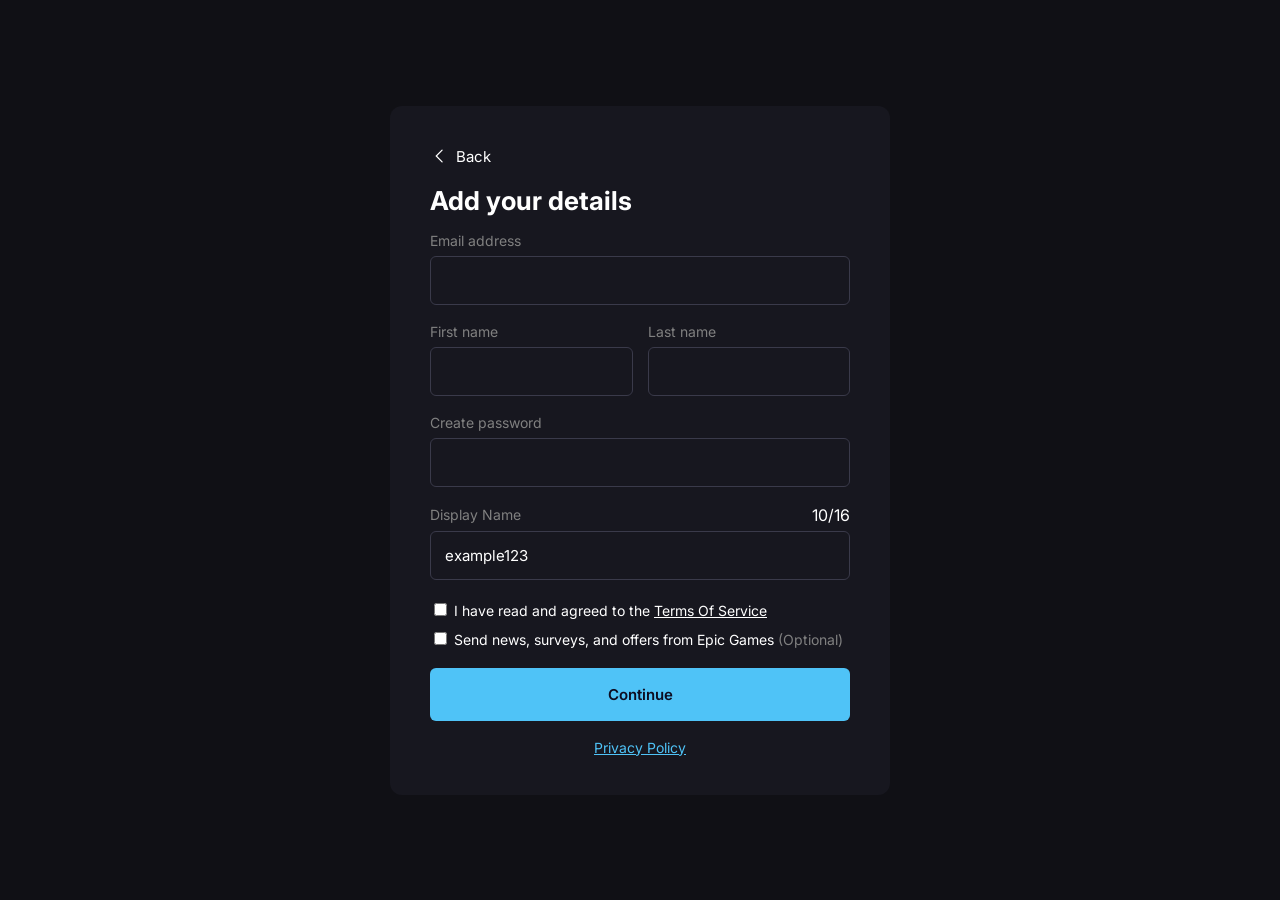
<file: create-account.html>
<!DOCTYPE html>
<html lang="en">

<head>
    <meta charset="UTF-8">
    <meta name="viewport" content="width=device-width, initial-scale=1.0">
    <title>Add your details</title>
    <link rel="stylesheet" href="./styling/reset.css">
    <link rel="stylesheet" href="./styling/create-account.css">
</head>

<body>
    <main class="flex">
        <div class="registration flex">
            <a href="./registration.html" class="back-link flex">
                <span><svg class="MuiSvgIcon-root MuiSvgIcon-fontSizeMedium mui-y0i997" focusable="false" aria-hidden="true" viewBox="0 0 24 24" style="width: 20px; height: 20px;">
                        <path d="M15.031 4.47a.75.75 0 0 1 0 1.06L8.561 12l6.47 6.47a.75.75 0 1 1-1.06 1.06L6.44 12l7.53-7.53a.75.75 0 0 1 1.061 0" clip-rule="evenodd" fill-rule="evenodd"></path>
                    </svg></span>
                <span>Back</span>
            </a>
            <h1>Add your details</h1>
            <form class="flex">
                <div class="field flex">
                    <label for="email">Email address</label>
                    <input type="email" id="email" required>
                </div>
                <div class="name-fields flex">
                    <div class="field flex">
                        <label for="first-name">First name</label>
                        <input type="text" id="first-name" required>
                    </div>
                    <div class="field flex">
                        <label for="last-name">Last name</label>
                        <input type="text" id="last-name" required>
                    </div>
                </div>
                <div class="field flex">
                    <label for="password">Create password</label>
                    <div class="password-wrap flex">
                        <input type="password" id="password" required>
                    </div>
                </div>
                <div class="field flex">
                    <div class="label flex">
                        <label for="display-name">Display Name</label>
                        <span class="char-count" style="color: white;">10/16</span>
                    </div>
                    <div class="display-name-wrap flex">
                        <input type="text" id="display-name" value="example123" required>
                    </div>
                </div>
                <div class="checkboxes flex">
                    <label class="flex">
                        <div>
                            <input type="checkbox">
                            <span>I have read and agreed to the <a href="#"> Terms Of Service</a></span>
                        </div>
                    </label>
                    <label class="flex">
                        <div>
                            <input type="checkbox">
                            <span>Send news, surveys, and offers from Epic Games <span class="optional">(Optional)</span></span>
                        </div>
                    </label>
                </div>
                <button type="submit" class="continue-btn">Continue</button>
            </form>

            <a href="#" class="privacy-link">Privacy Policy</a>
        </div>
    </main>
</body>

</html>
</file>
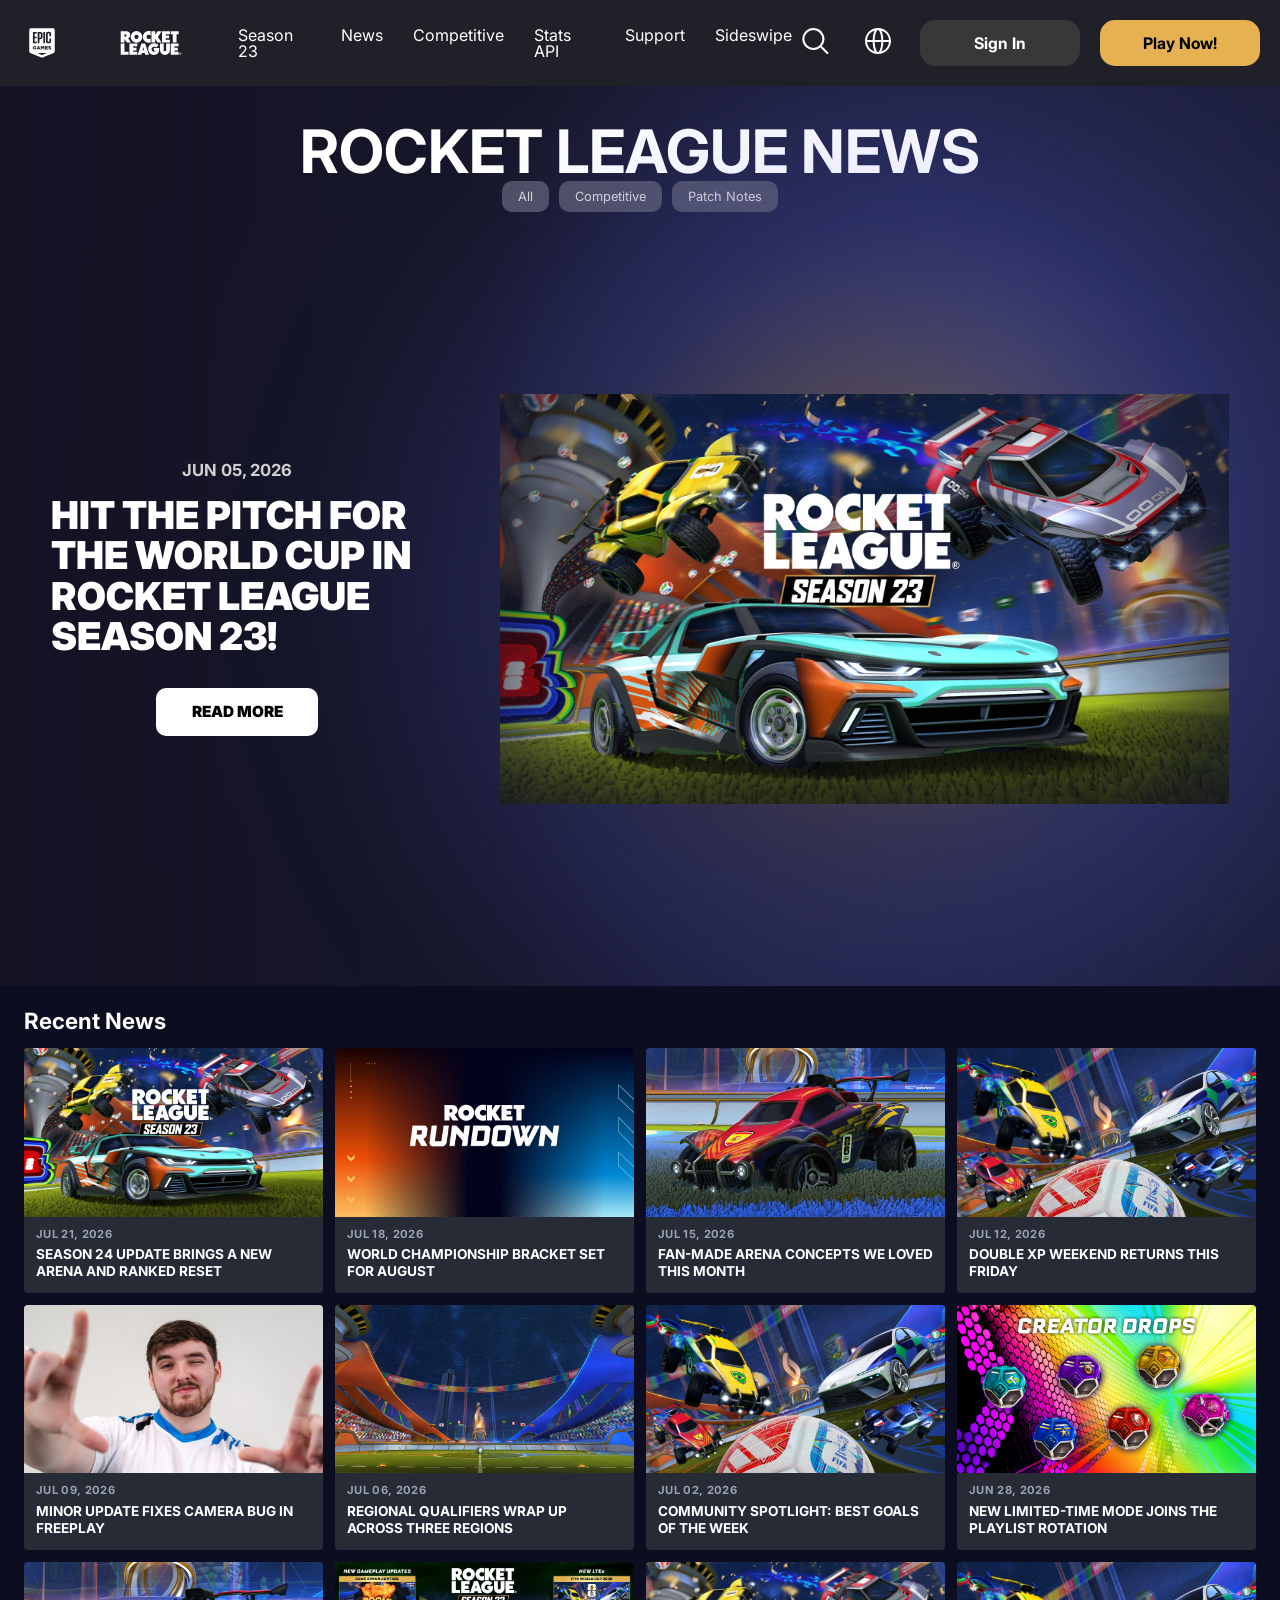
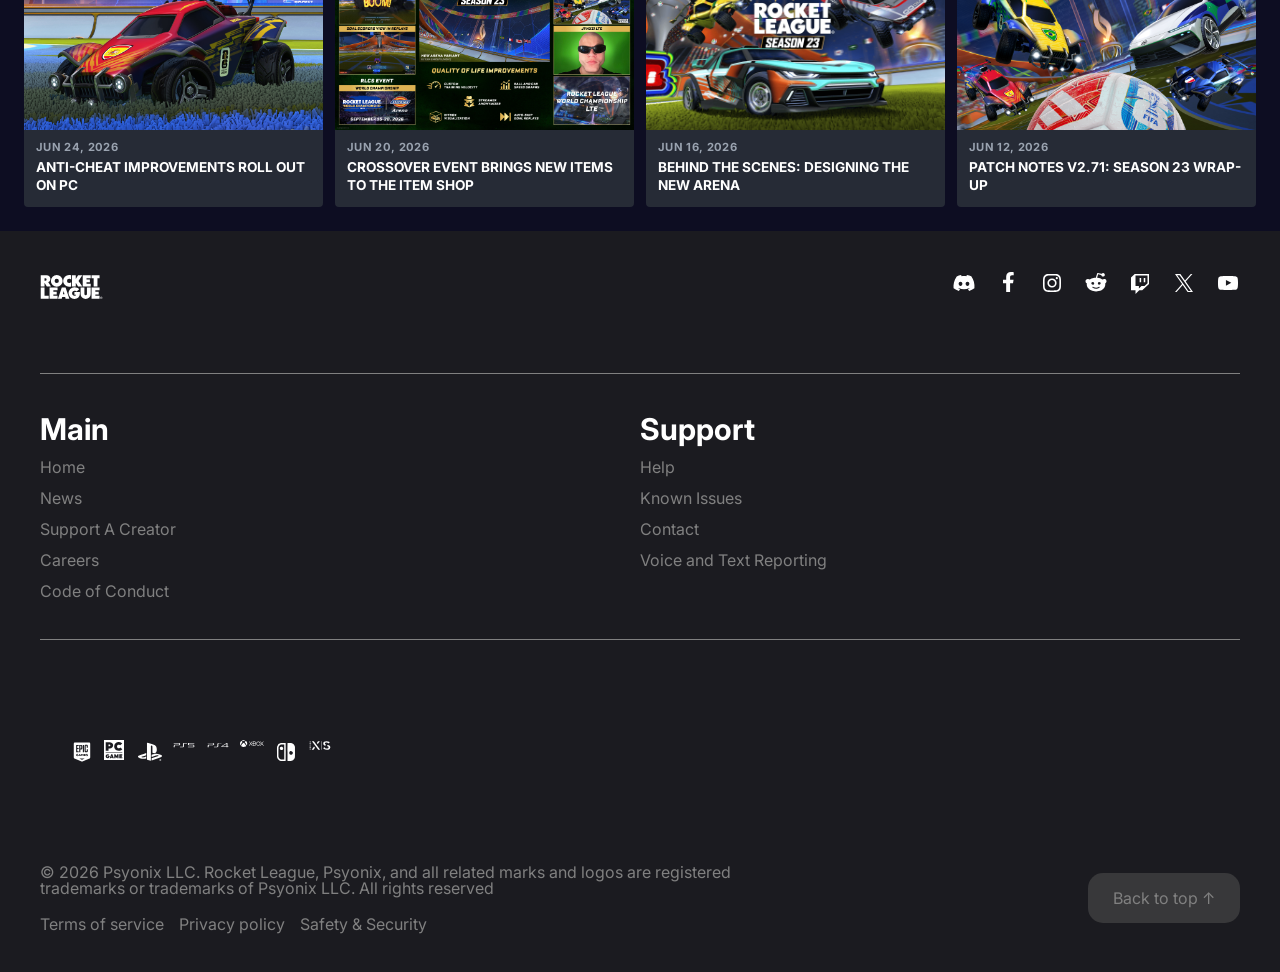
<file: news.html>
<!DOCTYPE html>
<html lang="en">

<head>
    <meta charset="UTF-8">
    <meta name="viewport" content="width=device-width, initial-scale=1.0">
    <title>News</title>
    <link rel="stylesheet" href="./styling/reset.css">
    <link rel="stylesheet" href="./styling/news.css">
</head>

<body>
    <header class="flex">
        <div class="left flex">
            <div class="epiclist ">
                <a href="./index.html">
                    <button class="flex transparent">
                        <svg class="svg" xmlns="http://www.w3.org/2000/svg" width="32" height="32" fill="none" viewBox="0 0 32 32">
                            <path fill="#fff"
                                d="M26.439 1.25c1.712 0 2.336.623 2.336 2.31v20.56c0 .265-.047.74-.133.944-.087.205-.167.371-.327.52-.164.153-.45.312-.587.375l-11.067 4.657a1.686 1.686 0 0 1-1.322 0L4.273 25.961a2.624 2.624 0 0 1-.586-.376c-.16-.149-.24-.315-.327-.519-.086-.203-.133-.68-.133-.944V3.56c0-1.687.624-2.31 2.336-2.31h20.875ZM11.845 26.07a.097.097 0 0 0-.029.019.096.096 0 0 0-.02.028.103.103 0 0 0-.007.035.09.09 0 0 0 .007.037.098.098 0 0 0 .049.046l4.007 1.7a.358.358 0 0 0 .28 0l4.038-1.7a.08.08 0 0 0 .028-.018.093.093 0 0 0 .02-.028.106.106 0 0 0 .007-.037.087.087 0 0 0-.027-.063.083.083 0 0 0-.063-.026H11.88a.089.089 0 0 0-.035.006ZM8.7 18.901c-.267 0-.516.046-.745.137-.23.092-.427.218-.593.38a1.79 1.79 0 0 0-.388.565c-.095.215-.141.45-.141.7v.011c0 .258.047.496.143.712.095.217.228.404.396.56.17.158.368.28.598.368.23.088.48.132.75.132.318 0 .602-.051.853-.152a2.54 2.54 0 0 0 .654-.378v-1.543H8.632v.698h.683v.416a.998.998 0 0 1-.554.141.992.992 0 0 1-.38-.07.874.874 0 0 1-.492-.498 1.03 1.03 0 0 1-.07-.382v-.01a.973.973 0 0 1 .257-.666.837.837 0 0 1 .629-.274c.172 0 .324.027.454.083.13.055.259.135.384.24l.565-.67a2.195 2.195 0 0 0-.612-.368 2.178 2.178 0 0 0-.796-.132Zm14.96.007a1.83 1.83 0 0 0-.561.081 1.281 1.281 0 0 0-.423.229.978.978 0 0 0-.268.347 1.054 1.054 0 0 0-.092.44v.012c0 .175.034.324.102.443.068.119.16.219.278.299.118.08.256.145.414.196.158.05.33.096.515.139.12.026.215.051.29.076.073.024.133.05.178.076a.254.254 0 0 1 .092.08c.016.027.025.06.025.096v.01a.193.193 0 0 1-.103.173.574.574 0 0 1-.293.062c-.404 0-.779-.138-1.125-.412l-.536.633c.215.189.463.33.742.425.278.095.573.142.883.142.212 0 .404-.024.576-.075.172-.051.319-.125.44-.22.123-.097.218-.214.286-.351.068-.137.102-.295.102-.471v-.01a.89.89 0 0 0-.09-.414.826.826 0 0 0-.257-.297 1.658 1.658 0 0 0-.41-.208 4.235 4.235 0 0 0-.537-.15 3.63 3.63 0 0 1-.294-.075 1.016 1.016 0 0 1-.184-.074.25.25 0 0 1-.095-.08.19.19 0 0 1-.027-.102v-.011c0-.062.03-.114.087-.156a.441.441 0 0 1 .26-.065c.155 0 .316.03.483.087.167.058.33.14.488.252l.48-.67a2.007 2.007 0 0 0-.63-.342 2.524 2.524 0 0 0-.797-.115Zm-13.127 3.486h1.012l.248-.614h1.338l.253.614h1.031l-1.477-3.455h-.927l-1.478 3.454Zm4.219 0h.941v-1.96l.883 1.332h.02l.887-1.342v1.97h.956v-3.43h-1.015l-.83 1.328-.826-1.327h-1.016v3.428Zm4.33 0h2.814v-.808h-1.863v-.544h1.665v-.75h-1.665v-.519h1.84v-.808h-2.791v3.428Zm-6.23-1.353h-.778l.39-.975.388.975Zm9.275-16.19c-1.42 0-2.123.695-2.123 2.101v7.305c0 1.406.703 2.1 2.124 2.1h.865c1.42 0 2.123-.695 2.123-2.1v-2.635h-1.715v2.554c0 .452-.212.662-.653.662h-.326c-.457 0-.67-.21-.67-.662V7.034c0-.453.212-.663.67-.663h.294c.44 0 .652.21.652.663v2.213h1.715v-2.31c0-1.406-.686-2.085-2.106-2.085h-.85Zm-15.21 11.41h3.919v-1.568H8.664v-3.409h2.058V9.717H8.664v-3.2h2.139V4.95H6.917v11.312Zm4.763 0h1.747v-4.105h.996c1.42 0 2.123-.694 2.123-2.1V7.05c0-1.407-.702-2.1-2.123-2.1H11.68v11.31ZM17.334 4.95v11.312h1.747V4.95h-1.747Zm-3.19 1.519c.441 0 .654.21.654.662v2.845c0 .452-.212.663-.653.663h-.718v-4.17h.718Z">
                            </path>
                        </svg>
                    </button>
                </a>
            </div>
            <div class="name">
                <button class="flex transparent desktop">
                    <img src="./img/Logo Rocket League.svg" alt="Rocket League Logo">
                </button>
                <button class="flex transparent mobile">
                    <img src="./img/tablet logo rl.svg" alt="Rocket League logo">
                </button>
            </div>
            <div class="links nav-list flex">
                <div class="menu-header flex ">
                    <div class="burger-up flex">
                        <img src="./img/Logo Rocket League.svg" alt="Rocket League">

                        <button class="close-nav transparent" id="close-button">
                            ✕
                        </button>
                    </div>
                    <div class="burger-down flex">
                        <div class="burger-left flex">
                            <span>
                                <svg viewBox="0 0 24 24" xmlns="http://www.w3.org/2000/svg">
                                    <path
                                        d="M11.5 2.25a8.25 8.25 0 0 1 6.339 13.528l4.691 4.692a.75.75 0 1 1-1.06 1.06l-4.692-4.691A8.25 8.25 0 1 1 11.5 2.25m0 1.5a6.75 6.75 0 1 0 0 13.5 6.75 6.75 0 0 0 0-13.5">
                                    </path>
                                </svg>
                            </span>
                        </div>
                        <div class="burger-right flex">
                            <span>
                                <svg viewBox="0 0 24 24" xmlns="http://www.w3.org/2000/svg">
                                    <path
                                        d="M12 2.25c5.385 0 9.75 4.365 9.75 9.75s-4.365 9.75-9.75 9.75S2.25 17.385 2.25 12 6.615 2.25 12 2.25m-2.487 10.5c.065 2.116.4 3.991.894 5.36.277.766.59 1.334.899 1.696.311.364.548.444.694.444s.383-.08.694-.444c.31-.362.622-.93.899-1.697.494-1.368.83-3.243.894-5.359zm-5.727 0a8.25 8.25 0 0 0 5.772 7.132 9 9 0 0 1-.562-1.263c-.563-1.558-.919-3.613-.984-5.869zm12.202 0c-.065 2.256-.421 4.31-.984 5.87a9 9 0 0 1-.563 1.262 8.25 8.25 0 0 0 5.773-7.132zm-6.43-8.633a8.255 8.255 0 0 0-5.772 7.133h4.226c.065-2.256.421-4.31.984-5.87.165-.456.353-.882.562-1.263M12 3.75c-.146 0-.383.08-.694.444-.31.362-.622.93-.899 1.697-.494 1.368-.83 3.243-.894 5.359h4.974c-.065-2.116-.4-3.991-.894-5.36-.277-.766-.59-1.334-.899-1.696-.311-.364-.548-.444-.694-.444m2.441.367c.21.381.398.807.563 1.264.563 1.559.919 3.613.984 5.869h4.226a8.255 8.255 0 0 0-5.773-7.133">
                                    </path>
                                </svg>
                            </span>
                            <button class="sign">
                                <span>Sign In</span>
                            </button>
                        </div>
                    </div>
                </div>
                <div class="menu-links">
                    <a href="./season23.html">Season 23</a>
                    <a href="#">News</a>
                    <a href="#">Competitive</a>
                    <a href="#">Stats API</a>
                    <a href="#">Support</a>
                    <a href="#">Sideswipe</a>
                </div>

                <div class="menu-footer">


                    <button class="play">
                        <span>Play Now!</span>
                    </button>
                </div>

            </div>
        </div>
        <div class="right flex">
            <button class="transparent">
                <svg viewBox="0 0 24 24" xmlns="http://www.w3.org/2000/svg" class="svg">
                    <path d="M11.5 2.25a8.25 8.25 0 0 1 6.339 13.528l4.691 4.692a.75.75 0 1 1-1.06 1.06l-4.692-4.691A8.25 8.25 0 1 1 11.5 2.25m0 1.5a6.75 6.75 0 1 0 0 13.5 6.75 6.75 0 0 0 0-13.5">
                    </path>
                </svg>
            </button>
            <button class="transparent">
                <svg viewBox="0 0 24 24" xmlns="http://www.w3.org/2000/svg" class="svg">
                    <path
                        d="M12 2.25c5.385 0 9.75 4.365 9.75 9.75s-4.365 9.75-9.75 9.75S2.25 17.385 2.25 12 6.615 2.25 12 2.25m-2.487 10.5c.065 2.116.4 3.991.894 5.36.277.766.59 1.334.899 1.696.311.364.548.444.694.444s.383-.08.694-.444c.31-.362.622-.93.899-1.697.494-1.368.83-3.243.894-5.359zm-5.727 0a8.25 8.25 0 0 0 5.772 7.132 9 9 0 0 1-.562-1.263c-.563-1.558-.919-3.613-.984-5.869zm12.202 0c-.065 2.256-.421 4.31-.984 5.87a9 9 0 0 1-.563 1.262 8.25 8.25 0 0 0 5.773-7.132zm-6.43-8.633a8.255 8.255 0 0 0-5.772 7.133h4.226c.065-2.256.421-4.31.984-5.87.165-.456.353-.882.562-1.263M12 3.75c-.146 0-.383.08-.694.444-.31.362-.622.93-.899 1.697-.494 1.368-.83 3.243-.894 5.359h4.974c-.065-2.116-.4-3.991-.894-5.36-.277-.766-.59-1.334-.899-1.696-.311-.364-.548-.444-.694-.444m2.441.367c.21.381.398.807.563 1.264.563 1.559.919 3.613.984 5.869h4.226a8.255 8.255 0 0 0-5.773-7.133">
                    </path>
                </svg>
            </button>
            <button class="sign">
                <span><a style="text-decoration: none;" href="./registration.html">Sign In</a></span>
            </button>
            <button class="play">
                <span><a style="text-decoration: none;" href="./registration.html">Play Now!</a></span>
            </button>
        </div>
        <button class="burger transparent" id="burger-button">
            ☰
        </button>
        <button class="close-nav transparent" id="close-button">
            ✕
        </button>
    </header>
    <main>
        <section class="news-hero">
            <div class="overlay"></div>

            <div class="top">
                <h2>ROCKET LEAGUE NEWS</h2>

                <div class="filters">
                    <button>All</button>
                    <button>Competitive</button>
                    <button>Patch Notes</button>
                </div>
            </div>

            <div class="hero-content">

                <div class="hero-text flex">
                    <span>JUN 05, 2026</span>

                    <h1>
                        HIT THE PITCH FOR THE
                        WORLD CUP IN ROCKET
                        LEAGUE SEASON 23!
                    </h1>

                    <a href="#">READ MORE</a>
                </div>

                <div class="hero-image">
                    <img src="./img/info1.png" alt="">
                </div>

            </div>

        </section>
        <section class="recent-news">
            <h1>Recent News</h1>
            <div class="news-grid">
                <article class="news-card">
                    <div class="news-card__image"><img src="./img/info1.png" alt=""></div>
                    <div class="news-card__caption">
                        <span class="news-card__date">JUL 21, 2026</span>
                        <p class="news-card__title">Season 24 update brings a new arena and ranked reset</p>
                    </div>
                </article>

                <article class="news-card">
                    <div class="news-card__image"><img src="./img/info2.png" alt=""></div>
                    <div class="news-card__caption">
                        <span class="news-card__date">JUL 18, 2026</span>
                        <p class="news-card__title">World championship bracket set for august</p>
                    </div>
                </article>

                <article class="news-card">
                    <div class="news-card__image"><img src="./img2/third image.jpg" alt=""></div>
                    <div class="news-card__caption">
                        <span class="news-card__date">JUL 15, 2026</span>
                        <p class="news-card__title">Fan-made arena concepts we loved this month</p>
                    </div>
                </article>

                <article class="news-card">
                    <div class="news-card__image"><img src="./img2/fourth image.jpg" alt=""></div>
                    <div class="news-card__caption">
                        <span class="news-card__date">JUL 12, 2026</span>
                        <p class="news-card__title">Double xp weekend returns this friday</p>
                    </div>
                </article>

                <article class="news-card">
                    <div class="news-card__image"><img src="./img2/seventh image.jpg" alt=""></div>
                    <div class="news-card__caption">
                        <span class="news-card__date">JUL 09, 2026</span>
                        <p class="news-card__title">Minor update fixes camera bug in freeplay</p>
                    </div>
                </article>

                <article class="news-card">
                    <div class="news-card__image"><img src="./img2/fifth image.jpg" alt=""></div>
                    <div class="news-card__caption">
                        <span class="news-card__date">JUL 06, 2026</span>
                        <p class="news-card__title">Regional qualifiers wrap up across three regions</p>
                    </div>
                </article>

                <article class="news-card">
                    <div class="news-card__image"><img src="./img2/fourth image.jpg" alt=""></div>
                    <div class="news-card__caption">
                        <span class="news-card__date">JUL 02, 2026</span>
                        <p class="news-card__title">Community spotlight: best goals of the week</p>
                    </div>
                </article>

                <article class="news-card">
                    <div class="news-card__image"><img src="./img2/ninth image.jpg" alt=""></div>
                    <div class="news-card__caption">
                        <span class="news-card__date">JUN 28, 2026</span>
                        <p class="news-card__title">New limited-time mode joins the playlist rotation</p>
                    </div>
                </article>

                <article class="news-card">
                    <div class="news-card__image"><img src="./img2/third image.jpg" alt=""></div>
                    <div class="news-card__caption">
                        <span class="news-card__date">JUN 24, 2026</span>
                        <p class="news-card__title">Anti-cheat improvements roll out on pc</p>
                    </div>
                </article>

                <article class="news-card">
                    <div class="news-card__image"><img src="./img2/second image.jpg" alt=""></div>
                    <div class="news-card__caption">
                        <span class="news-card__date">JUN 20, 2026</span>
                        <p class="news-card__title">Crossover event brings new items to the item shop</p>
                    </div>
                </article>

                <article class="news-card">
                    <div class="news-card__image"><img src="./img2/first image.png" alt=""></div>
                    <div class="news-card__caption">
                        <span class="news-card__date">JUN 16, 2026</span>
                        <p class="news-card__title">Behind the scenes: designing the new arena</p>
                    </div>
                </article>

                <article class="news-card">
                    <div class="news-card__image"><img src="./img2/fourth image.jpg" alt=""></div>
                    <div class="news-card__caption">
                        <span class="news-card__date">JUN 12, 2026</span>
                        <p class="news-card__title">Patch notes v2.71: season 23 wrap-up</p>
                    </div>
                </article>
            </div>
        </section>
    </main>
    <footer class="flex">
        <section class="footer-head">
            <div class="footer-top flex">
                <img src="./img/Logo Rocket League.svg" class="footer-logo" alt="Rocket League">
                <div class="socials flex">
                    <a href="#">
                        <span>
                            <svg viewBox="0 0 24 24" xmlns="http://www.w3.org/2000/svg">
                                <path
                                    d="M14.957 4.04c1.496.252 2.953.7 4.332 1.332 2.377 3.475 3.558 7.395 3.122 11.917a17.4 17.4 0 0 1-5.317 2.666 13 13 0 0 1-1.138-1.834 11.3 11.3 0 0 0 1.795-.856 6 6 0 0 1-.438-.331 12.49 12.49 0 0 1-10.624 0c-.142.109-.29.222-.44.33a11 11 0 0 0 1.792.856 13 13 0 0 1-1.137 1.835 17.5 17.5 0 0 1-5.315-2.668c-.371-3.9.373-7.855 3.114-11.912a17.5 17.5 0 0 1 4.335-1.336q.307.549.556 1.128c1.594-.24 3.214-.24 4.808 0q.247-.579.555-1.128M8.51 10.687c-1.062 0-1.889.949-1.889 2.105s.856 2.096 1.892 2.096c1.055 0 1.871-.94 1.89-2.096s-.831-2.104-1.893-2.104m6.98 0c-1.064 0-1.89.949-1.89 2.105s.852 2.096 1.89 2.096c1.055 0 1.869-.94 1.887-2.096s-.824-2.104-1.888-2.104">
                                </path>
                            </svg>
                        </span>
                    </a>
                    <a href="#">
                        <span>
                            <svg viewBox="0 0 24 24" xmlns="http://www.w3.org/2000/svg">
                                <path
                                    d="M14.91 1c1.369 0 2.802.244 2.802.244v3.082h-1.58c-1.554 0-2.04.965-2.04 1.955v2.35h3.473l-.555 3.619h-2.918V21H10.18v-8.75H7V8.63h3.18V5.873C10.18 2.734 12.049 1 14.91 1">
                                </path>
                            </svg>
                        </span>
                    </a>
                    <a href="#">
                        <span>
                            <svg viewBox="0 0 24 24" xmlns="http://www.w3.org/2000/svg">
                                <path
                                    d="M8.287 3.063c1.486-.084 5.939-.084 7.425 0 1.441.073 2.718.402 3.77 1.454 1.056 1.052 1.386 2.33 1.454 3.771.085 1.486.085 5.937 0 7.423-.072 1.442-.402 2.72-1.454 3.771-1.052 1.057-2.329 1.386-3.77 1.454-1.486.085-5.94.085-7.425 0-1.442-.072-2.715-.401-3.77-1.454-1.057-1.052-1.385-2.33-1.454-3.771-.084-1.486-.084-5.94 0-7.427.073-1.442.397-2.72 1.453-3.771 1.056-1.052 2.333-1.381 3.77-1.45m3.715 1.558c-1.31 0-4.12-.108-5.305.362a3.04 3.04 0 0 0-1.71 1.711C4.52 7.875 4.624 10.691 4.624 12s-.109 4.12.361 5.306a3.04 3.04 0 0 0 1.711 1.71c1.18.467 3.996.362 5.305.362s4.12.108 5.304-.361a3.04 3.04 0 0 0 1.71-1.711c.47-1.181.363-3.997.363-5.306s.107-4.12-.363-5.306a3.04 3.04 0 0 0-1.71-1.71c-1.18-.466-3.995-.363-5.304-.363m0 2.764A4.607 4.607 0 0 1 16.615 12a4.607 4.607 0 0 1-4.613 4.615A4.61 4.61 0 0 1 7.387 12a4.61 4.61 0 0 1 4.615-4.615m0 1.614c-1.655 0-3 1.346-3 3.001s1.35 3 3 3A3.005 3.005 0 0 0 15 12c0-1.655-1.345-3-3-3.001m4.802-2.88a1.077 1.077 0 1 1-.002 2.155 1.077 1.077 0 0 1 .002-2.155">
                                </path>
                            </svg>
                        </span>
                    </a>
                    <a href="#">
                        <span>
                            <svg viewBox="0 0 24 24" xmlns="http://www.w3.org/2000/svg">
                                <path
                                    d="M13.159 2.526c.144-.465.364-.595.833-.493l.92.198q1.234.264 2.467.537c.14.03.22.005.313-.105.958-1.13 2.444-.614 2.923.249.597 1.078-.072 2.425-1.306 2.626-.898.147-1.787-.43-2.026-1.334-.051-.192-.14-.255-.319-.292q-.939-.197-1.876-.404l-.73-.16a2 2 0 0 0-.143-.024l-.084-.013-.422 1.335-.671 2.113.272.029.327.034c1.701.174 3.28.71 4.711 1.667.09.06.145.057.233-.016.772-.639 1.633-.752 2.533-.35.83.374 1.29 1.058 1.375 1.977.086.938-.348 1.634-1.063 2.17-.171.13-.224.239-.194.463.224 1.678-.259 3.149-1.348 4.414-1.373 1.595-3.156 2.466-5.159 2.924a12 12 0 0 1-4.218.207c-1.62-.207-3.165-.658-4.557-1.548-1.22-.78-2.225-1.768-2.809-3.136a5.3 5.3 0 0 1-.347-2.992c.018-.11-.003-.172-.103-.24-.606-.41-1.045-.952-1.158-1.7-.288-1.906 1.383-3.066 2.792-2.688.297.08.577.221.857.362q.156.08.314.154c.094.044.157.073.26.002C6.886 7.71 8.128 7.2 9.463 6.913c.745-.16 1.496-.268 2.258-.262.15 0 .18-.082.215-.196q.406-1.31.815-2.62zm2.388 13.427c-.209-.21-.479-.27-.69-.148a2 2 0 0 0-.127.084q-.057.04-.116.077c-1.447.89-2.959 1.03-4.525.37-.243-.103-.471-.243-.699-.382l-.219-.132c-.224-.132-.506-.086-.722.135-.142.143-.16.393-.018.597l.008.012.01.012c.078.106.18.2.286.276.979.696 2.08.986 3.352 1l.14-.009c.13-.008.29-.019.451-.034.792-.074 1.547-.285 2.23-.701a2 2 0 0 0 .18-.123 3 3 0 0 0 .489-.462c.164-.192.121-.421-.03-.572M8.76 10.876c-.602 0-1.135.411-1.337.966a1.4 1.4 0 0 0-.086.489c.003.792.671 1.447 1.476 1.446.426-.001.841-.255 1.104-.616.176-.242.285-.53.284-.824-.003-.794-.662-1.46-1.44-1.46m6.473.001a1.46 1.46 0 0 0-1.411 1.25 1 1 0 0 0-.01.16c0 .651.404 1.207.962 1.409q.22.08.466.08c.754 0 1.427-.677 1.424-1.435v-.011a1.5 1.5 0 0 0-.223-.767 1.42 1.42 0 0 0-1.208-.686">
                                </path>
                            </svg>
                        </span>
                    </a>
                    <a href="#">
                        <span>
                            <svg viewBox="0 0 24 24" xmlns="http://www.w3.org/2000/svg">
                                <path
                                    d="M21 3v9.952l-6.765 6.415h-2.993L7.51 22.905v-3.538H3V6.577L6.732 3zM7.51 4.438v10.653h3.382v2.488l2.605-2.488h2.993l3.033-2.838V4.438zm9.758 2.605v4.276h-1.516V7.043zm-4.122-.04v4.278h-1.515V7.004z">
                                </path>
                            </svg>
                        </span>
                    </a>
                    <a href="#">
                        <span>
                            <svg viewBox="0 0 24 24" xmlns="http://www.w3.org/2000/svg">
                                <path
                                    d="m8.36 3 4.647 6.618L18.825 3h1.588l-6.701 7.622L21 21h-5.36l-4.908-6.988L4.588 21H3l7.027-7.992L3 3zm-3.2 1.17 5.665 7.929.712.997 4.85 6.788h2.44l-5.944-8.319-.712-.996L7.6 4.17z">
                                </path>
                            </svg>
                        </span>
                    </a>
                    <a href="#">
                        <span>
                            <svg viewBox="0 0 24 24" xmlns="http://www.w3.org/2000/svg">
                                <path
                                    d="M12.004 5s4.2 0 6.996.203c.39.047 1.242.05 2.004.848.601.605.797 1.984.797 1.984 0 .001.199 1.622.199 3.238v1.516c0 1.621-.2 3.238-.2 3.238 0 .001-.195 1.38-.796 1.985-.762.797-1.613.8-2.004.847-2.797.2-6.999.207-7 .207 0 0-5.2-.046-6.8-.199-.446-.086-1.446-.058-2.208-.855-.597-.605-.793-1.983-.793-1.985 0 0-.199-1.62-.199-3.238v-1.516c0-1.616.203-3.237.203-3.238s.192-1.379.793-1.984C3.758 5.254 4.61 5.25 5 5.203 7.797 5 11.996 5 11.996 5zm-2.07 9.629 5.402-2.8-5.402-2.821z">
                                </path>
                            </svg>
                        </span>
                    </a>
                </div>
            </div>
        </section>
        <section class="footer-links">
            <div class="footer-main flex">
                <h3>Main</h3>
                <a href="#">Home</a>
                <a href="#">News</a>
                <a href="#">Support A Creator</a>
                <a href="#">Careers</a>
                <a href="#">Code of Conduct</a>
            </div>
            <div class="footer-support flex">
                <h3>Support</h3>
                <a href="#">Help</a>
                <a href="#">Known Issues</a>
                <a href="#">Contact</a>
                <a href="#">Voice and Text Reporting</a>
            </div>
        </section>
        <section class="footer-platforms flex">
            <div class="platform-icons flex">
                <a href="#">

                    <span>
                        <svg viewBox="0 0 24 24" xmlns="http://www.w3.org/2000/svg">
                            <path
                                d="M18.723 2.5c1.102 0 1.505.401 1.506 1.487v13.244c0 .17-.032.477-.087.608a.9.9 0 0 1-.21.334c-.107.099-.29.202-.378.242l-7.127 3a1.1 1.1 0 0 1-.853 0l-7.127-3a1.7 1.7 0 0 1-.378-.241.9.9 0 0 1-.21-.335c-.055-.131-.086-.438-.086-.608V3.986c0-1.086.403-1.487 1.505-1.487zM9.324 18.485a.06.06 0 0 0-.036.054q0 .012.005.022a.06.06 0 0 0 .031.032l2.58 1.093a.23.23 0 0 0 .181 0l2.6-1.093.02-.013.012-.018.005-.023-.005-.022-.013-.019-.019-.013-.022-.005H9.347zM7.3 13.87q-.259 0-.48.088a1.15 1.15 0 0 0-.632.61q-.091.208-.091.45v.006q0 .25.092.46.093.21.255.36.164.152.385.237.222.085.484.085.306 0 .55-.098.24-.098.42-.243v-.994H7.255v.45h.44v.267a.64.64 0 0 1-.357.092.6.6 0 0 1-.437-.173.6.6 0 0 1-.126-.193.7.7 0 0 1-.044-.247v-.006a.63.63 0 0 1 .165-.43.57.57 0 0 1 .406-.176q.166 0 .293.054a1 1 0 0 1 .247.154l.363-.432q-.18-.151-.393-.236a1.4 1.4 0 0 0-.513-.085m9.635.005a1.2 1.2 0 0 0-.362.052.8.8 0 0 0-.272.147.63.63 0 0 0-.232.508v.007q0 .17.066.285.065.115.178.192.114.078.267.126.153.05.332.09.115.025.187.05a.6.6 0 0 1 .115.048.16.16 0 0 1 .058.053q.016.026.017.06v.007a.12.12 0 0 1-.065.112.4.4 0 0 1-.19.04q-.39 0-.725-.265l-.344.406q.207.183.476.275.27.091.57.091.204 0 .37-.049a.8.8 0 0 0 .285-.141.7.7 0 0 0 .184-.226.7.7 0 0 0 .065-.304v-.005a.6.6 0 0 0-.058-.268.5.5 0 0 0-.166-.19 1 1 0 0 0-.263-.134 3 3 0 0 0-.347-.097 2 2 0 0 1-.19-.049 1 1 0 0 1-.117-.047.16.16 0 0 1-.061-.051.12.12 0 0 1-.018-.067v-.007q.001-.06.056-.1a.3.3 0 0 1 .168-.041q.15 0 .31.056.162.055.315.162l.31-.432a1.3 1.3 0 0 0-.408-.22q-.225-.075-.511-.074m-8.455 2.244h.652l.16-.394h.861l.163.394h.665l-.953-2.224h-.596zm2.717 0h.607v-1.262l.568.858h.013l.571-.864v1.268h.616V13.91h-.654l-.533.855-.533-.855h-.655zm2.79 0h1.812v-.52h-1.2v-.35h1.073v-.482h-1.073v-.335h1.184v-.52h-1.797zm-4.012-.87h-.502l.252-.628zM15.946 4.82c-.914 0-1.367.448-1.367 1.353v4.705c0 .906.453 1.352 1.368 1.352h.557c.915 0 1.367-.447 1.367-1.352V9.182h-1.104v1.643c0 .292-.137.427-.42.427h-.211c-.294 0-.43-.135-.43-.427v-4.6c0-.29.135-.426.43-.426h.19c.283 0 .42.135.42.427V7.65h1.104V6.163c0-.905-.442-1.343-1.357-1.343zM6.15 12.17h2.524v-1.01H7.275V8.963h1.326v-1.01H7.275v-2.06h1.378v-1.01H6.15zm3.068 0h1.125V9.525h.641c.915 0 1.368-.448 1.368-1.353V6.236c0-.906-.453-1.353-1.368-1.353H9.218zm3.641-.001h1.125V4.883H12.86zm-2.053-6.307c.283 0 .42.135.42.427V8.12c0 .291-.136.427-.42.427h-.463V5.86z">
                            </path>
                        </svg>
                    </span>
                </a>

                <a href="#">

                    <img src="./img/pc-game-logo.svg" alt="Pc game logo">
                </a>

                <a href="#">

                    <span>
                        <svg viewBox="0 0 24 24" xmlns="http://www.w3.org/2000/svg">
                            <path
                                d="M22.343 19.12c.558.032.896.465.877.98-.02.551-.435.92-.973.901-.56-.02-.939-.45-.909-1.008.03-.527.464-.906 1.005-.874m-.055.142a.773.773 0 0 0-.802.8c.001.463.34.803.797.803a.78.78 0 0 0 .795-.805.775.775 0 0 0-.79-.798M8.975 2.64c1.043.19 2.07.465 3.09.75q.877.249 1.745.522c.91.285 1.814.607 2.637 1.088.37.22.723.469 1.026.771.328.317.597.688.794 1.097.36.737.482 1.56.518 2.37.017.528.016 1.06-.085 1.582a3.7 3.7 0 0 1-.478 1.294 2.4 2.4 0 0 1-.888.842 2.4 2.4 0 0 1-1.155.267c-.606.006-1.194-.183-1.738-.432l-.005-2.668V6.972q0-.242-.047-.48c-.046-.246-.148-.494-.345-.66a1 1 0 0 0-.468-.217.48.48 0 0 0-.461.175c-.177.217-.223.505-.23.774l-.002 14.283q-1.954-.608-3.908-1.22-.002-8.493 0-16.987m13.432 16.876c.142.002.242.07.27.181.036.147-.003.303-.174.358l-.005.002v.008c.083.031.117.103.141.18q.048.158.099.316l.013.039h-.203l-.008-.035-.075-.27c-.034-.118-.075-.15-.197-.154l-.162-.002.001.46h-.196v-1.085s.343 0 .496.002m-4.462-5.643c1.273.005 2.553.16 3.772.536.24.072.47.164.71.239.423.152.85.337 1.19.638.203.183.38.43.382.711.012.23-.093.45-.245.62-.288.316-.668.534-1.05.724-.407.204-.844.336-1.27.491l-7.81 2.758v-2.201c.001-.017.007-.032.028-.035l5.942-2.084c.268-.097.556-.17.783-.347.093-.072.184-.187.14-.31-.049-.107-.162-.168-.267-.212-.297-.115-.62-.137-.935-.146a4.8 4.8 0 0 0-1.46.22c-1.41.485-2.82.976-4.231 1.461v-2.309a14.8 14.8 0 0 1 3.16-.687c.386-.044.774-.053 1.16-.067m4.161 6.132h.142a.6.6 0 0 0 .115-.01c.092-.018.144-.087.14-.183-.003-.09-.054-.15-.143-.157a5 5 0 0 0-.254-.006zM8.214 13.894v.984c0 .089.006.178-.005.267-1.343.466-2.685.944-4.026 1.415-.186.069-.376.147-.52.287-.066.065-.122.162-.085.255.046.11.16.17.266.216.295.118.616.135.93.149q.527 0 1.043-.106.346-.073.675-.202.86-.308 1.72-.611c.005.554.001 1.11.002 1.664-.002.11.006.223-.005.333a12.95 12.95 0 0 1-6.397-.41c-.45-.13-.895-.3-1.271-.58-.207-.157-.393-.355-.487-.598a.8.8 0 0 1 .026-.643c.095-.198.26-.355.441-.477.422-.286.887-.504 1.358-.7.405-.17.826-.302 1.24-.45 1.699-.59 3.396-1.188 5.095-1.777z">
                            </path>
                        </svg>
                    </span>
                </a>

                <a href="#" id="ps5">

                    <img src="./img/ps5-logo.svg" alt="playstation 5 logo">
                </a>


                <a href="#" id="ps4">
                    <img src="./img/ps4-logo.svg" alt="playstation 4 logo">
                </a>


                <a href="#" id="xbox">
                    <img src="./img/xbox-logo.svg" alt="xbox logo">
                </a>

                <a href="#">

                    <span>
                        <svg viewBox="0 0 24 24" xmlns="http://www.w3.org/2000/svg">
                            <path
                                d="M15.184 3c1.298 0 1.7.01 1.961.056 1.946.335 3.426 1.8 3.795 3.742.052.272.06.91.06 5.183 0 4.567.005 5.105-.139 5.598-.025.085-.054.17-.089.273a6 6 0 0 1-.279.652 4.65 4.65 0 0 1-3.575 2.46c-.358.037-3.251.052-3.352.014-.055-.025-.06-.863-.06-8.974 0-4.91.012-8.938.027-8.978.011-.015.757-.026 1.651-.026m-5.789.004c2.185-.004 2.248 0 2.286.067.026.064.037 2.912.037 8.945 0 8.154-.004 8.873-.06 8.93-.056.055-.276.058-2.36.043-2.016-.011-2.33-.022-2.575-.078-1.886-.44-3.214-1.77-3.627-3.638-.075-.346-.078-.452-.09-4.937C2.989 7.45 3 7.08 3.164 6.45a4.65 4.65 0 0 1 3.69-3.391c.235-.041.768-.052 2.542-.056m-.611 1.453c-1.595.004-1.823.026-2.314.224A3.2 3.2 0 0 0 4.54 6.986c-.078.37-.08 9.642.003 10.019a3.16 3.16 0 0 0 2.34 2.437c.28.071.43.078 1.828.093l1.516.019V4.453zm8.73 6.687a1.81 1.81 0 0 0-2.18 1.207c-.093.29-.097.767-.015 1.05a1.835 1.835 0 0 0 2.196 1.245c.573-.152 1.021-.566 1.249-1.155.123-.32.126-.835.003-1.185a1.82 1.82 0 0 0-1.252-1.162M7.175 6.73c.939-.186 1.848.455 2.008 1.413.138.805-.35 1.592-1.159 1.864-.197.067-.301.077-.595.066-.325-.011-.389-.025-.638-.148a1.7 1.7 0 0 1-.802-.806c-.119-.238-.137-.317-.152-.611-.03-.566.163-1.047.554-1.386a2 2 0 0 1 .784-.392">
                            </path>
                        </svg>
                    </span>
                </a>

                <a href="#" id="xseries">
                    <img src="./img/series-logo.svg" alt="xseries logo">
                </a>
            </div>
        </section>
        <section class="footer-bottom flex">
            <div class="legal flex">
                <p> © 2026 Psyonix LLC. Rocket League, Psyonix, and all related marks and
                    logos are registered trademarks or trademarks of Psyonix LLC. All rights reserved
                </p>
                <div class="legal-links flex">
                    <a href="#">Terms of service</a>
                    <a href="#">Privacy policy</a>
                    <a href="#">Safety & Security</a>
                </div>
            </div>
            <button class="back-top">
                <span><a href="#">Back to top ↑</a></span>
            </button>
        </section>
    </footer>
</body>

</html>
</file>
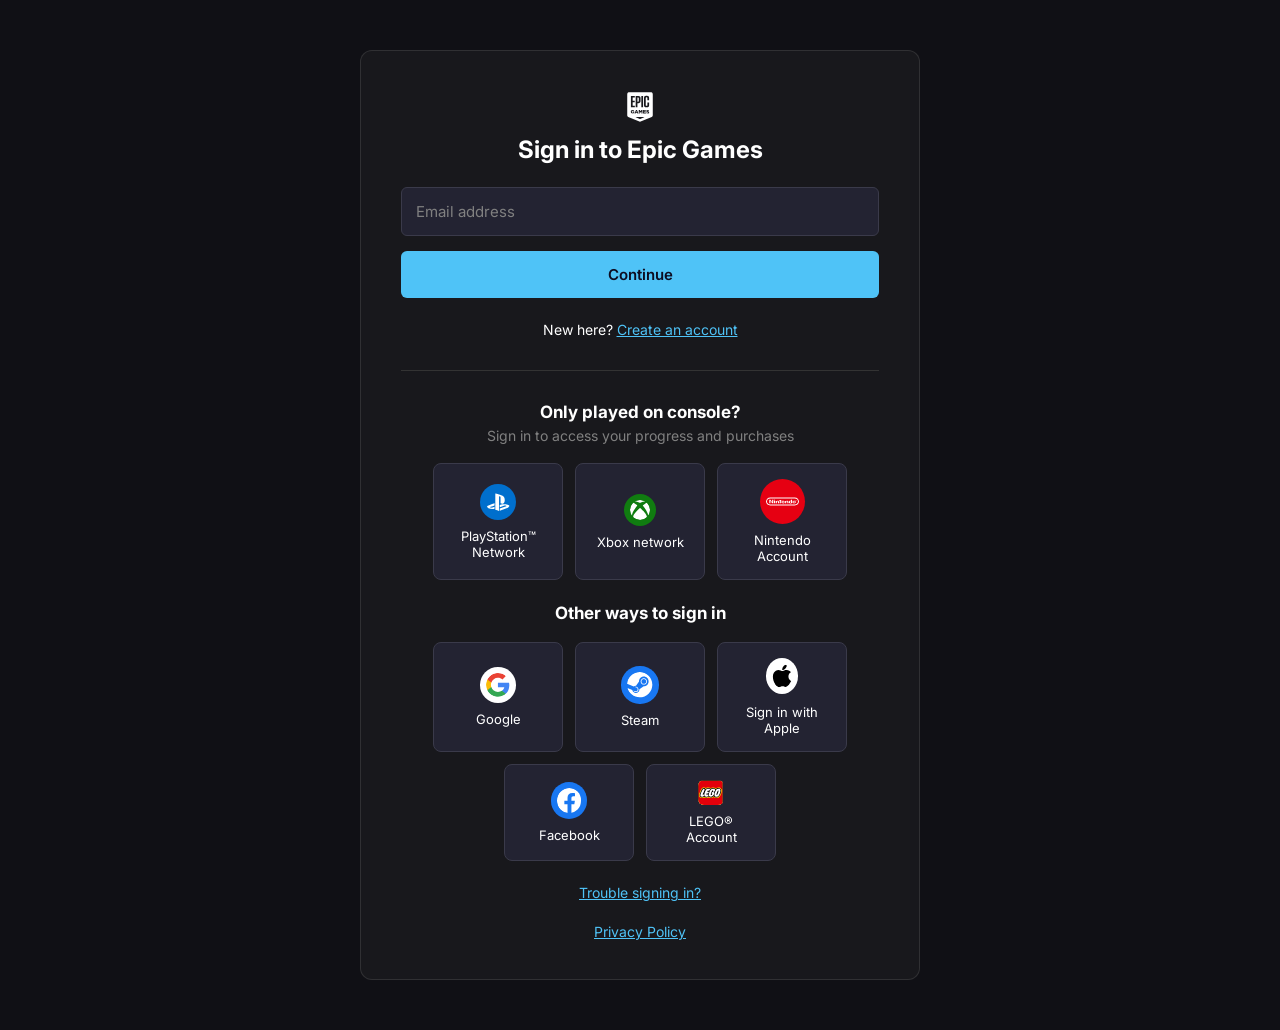
<file: registration.html>
<!DOCTYPE html>
<html lang="en">

<head>
    <meta charset="UTF-8">
    <meta name="viewport" content="width=device-width, initial-scale=1.0">
    <title>Sign in to your epic games account</title>
    <link rel="stylesheet" href="./styling/reset.css">
    <link rel="stylesheet" href="./styling/registration.css">
</head>

<body>
    <main class="flex">
        <div class="login-card flex">
            <div class="login-header flex">
                <svg class="svg" xmlns="http://www.w3.org/2000/svg" width="32" height="32" fill="none" viewBox="0 0 32 32">
                    <path fill="#fff"
                        d="M26.439 1.25c1.712 0 2.336.623 2.336 2.31v20.56c0 .265-.047.74-.133.944-.087.205-.167.371-.327.52-.164.153-.45.312-.587.375l-11.067 4.657a1.686 1.686 0 0 1-1.322 0L4.273 25.961a2.624 2.624 0 0 1-.586-.376c-.16-.149-.24-.315-.327-.519-.086-.203-.133-.68-.133-.944V3.56c0-1.687.624-2.31 2.336-2.31h20.875ZM11.845 26.07a.097.097 0 0 0-.029.019.096.096 0 0 0-.02.028.103.103 0 0 0-.007.035.09.09 0 0 0 .007.037.098.098 0 0 0 .049.046l4.007 1.7a.358.358 0 0 0 .28 0l4.038-1.7a.08.08 0 0 0 .028-.018.093.093 0 0 0 .02-.028.106.106 0 0 0 .007-.037.087.087 0 0 0-.027-.063.083.083 0 0 0-.063-.026H11.88a.089.089 0 0 0-.035.006ZM8.7 18.901c-.267 0-.516.046-.745.137-.23.092-.427.218-.593.38a1.79 1.79 0 0 0-.388.565c-.095.215-.141.45-.141.7v.011c0 .258.047.496.143.712.095.217.228.404.396.56.17.158.368.28.598.368.23.088.48.132.75.132.318 0 .602-.051.853-.152a2.54 2.54 0 0 0 .654-.378v-1.543H8.632v.698h.683v.416a.998.998 0 0 1-.554.141.992.992 0 0 1-.38-.07.874.874 0 0 1-.492-.498 1.03 1.03 0 0 1-.07-.382v-.01a.973.973 0 0 1 .257-.666.837.837 0 0 1 .629-.274c.172 0 .324.027.454.083.13.055.259.135.384.24l.565-.67a2.195 2.195 0 0 0-.612-.368 2.178 2.178 0 0 0-.796-.132Zm14.96.007a1.83 1.83 0 0 0-.561.081 1.281 1.281 0 0 0-.423.229.978.978 0 0 0-.268.347 1.054 1.054 0 0 0-.092.44v.012c0 .175.034.324.102.443.068.119.16.219.278.299.118.08.256.145.414.196.158.05.33.096.515.139.12.026.215.051.29.076.073.024.133.05.178.076a.254.254 0 0 1 .092.08c.016.027.025.06.025.096v.01a.193.193 0 0 1-.103.173.574.574 0 0 1-.293.062c-.404 0-.779-.138-1.125-.412l-.536.633c.215.189.463.33.742.425.278.095.573.142.883.142.212 0 .404-.024.576-.075.172-.051.319-.125.44-.22.123-.097.218-.214.286-.351.068-.137.102-.295.102-.471v-.01a.89.89 0 0 0-.09-.414.826.826 0 0 0-.257-.297 1.658 1.658 0 0 0-.41-.208 4.235 4.235 0 0 0-.537-.15 3.63 3.63 0 0 1-.294-.075 1.016 1.016 0 0 1-.184-.074.25.25 0 0 1-.095-.08.19.19 0 0 1-.027-.102v-.011c0-.062.03-.114.087-.156a.441.441 0 0 1 .26-.065c.155 0 .316.03.483.087.167.058.33.14.488.252l.48-.67a2.007 2.007 0 0 0-.63-.342 2.524 2.524 0 0 0-.797-.115Zm-13.127 3.486h1.012l.248-.614h1.338l.253.614h1.031l-1.477-3.455h-.927l-1.478 3.454Zm4.219 0h.941v-1.96l.883 1.332h.02l.887-1.342v1.97h.956v-3.43h-1.015l-.83 1.328-.826-1.327h-1.016v3.428Zm4.33 0h2.814v-.808h-1.863v-.544h1.665v-.75h-1.665v-.519h1.84v-.808h-2.791v3.428Zm-6.23-1.353h-.778l.39-.975.388.975Zm9.275-16.19c-1.42 0-2.123.695-2.123 2.101v7.305c0 1.406.703 2.1 2.124 2.1h.865c1.42 0 2.123-.695 2.123-2.1v-2.635h-1.715v2.554c0 .452-.212.662-.653.662h-.326c-.457 0-.67-.21-.67-.662V7.034c0-.453.212-.663.67-.663h.294c.44 0 .652.21.652.663v2.213h1.715v-2.31c0-1.406-.686-2.085-2.106-2.085h-.85Zm-15.21 11.41h3.919v-1.568H8.664v-3.409h2.058V9.717H8.664v-3.2h2.139V4.95H6.917v11.312Zm4.763 0h1.747v-4.105h.996c1.42 0 2.123-.694 2.123-2.1V7.05c0-1.407-.702-2.1-2.123-2.1H11.68v11.31ZM17.334 4.95v11.312h1.747V4.95h-1.747Zm-3.19 1.519c.441 0 .654.21.654.662v2.845c0 .452-.212.663-.653.663h-.718v-4.17h.718Z">
                    </path>
                </svg>
                <h1>Sign in to Epic Games</h1>
            </div>
            <form class="login-form flex">
                <input type="email" placeholder="Email address" required>
                <button type="submit" class="continue-btn">Continue</button>
            </form>
            <p class="signup-text">New here? <a href="./create-account.html">Create an account</a></p>
            <hr>
            <div class="console-section flex">
                <h2>Only played on console?</h2>
                <p>Sign in to access your progress and purchases</p>

                <div class="console-options flex">
                    <button class="console-option flex">
                        <svg width="24px" height="24px" viewBox="0 0 34 26" fill="none" xmlns="http://www.w3.org/2000/svg" color="#fff" class="mui-9uy14h">
                            <path
                                d="M13.1816 0.923828C14.6 1.18358 15.9954 1.55622 17.3839 1.94381C18.1781 2.16956 18.971 2.40484 19.7571 2.65372C20.9946 3.04131 22.224 3.47922 23.3433 4.13337C23.8465 4.43256 24.3266 4.77119 24.7386 5.18327C25.1847 5.61438 25.5505 6.11757 25.8185 6.6738C26.3067 7.6761 26.474 8.79536 26.5229 9.89694C26.546 10.615 26.5447 11.3385 26.4073 12.0484C26.3035 12.6708 26.0829 13.2678 25.7573 13.8082C25.4619 14.2891 25.0455 14.6839 24.5496 14.9533C24.065 15.2049 23.5247 15.3298 22.9788 15.3164C22.1547 15.3246 21.355 15.0676 20.6152 14.7289L20.6084 11.1005V6.81524C20.6075 6.59612 20.5861 6.37758 20.5445 6.16245C20.4819 5.8279 20.3432 5.49062 20.0753 5.26351C19.8922 5.11208 19.6728 5.01085 19.4388 4.96975C19.3226 4.9496 19.2031 4.96105 19.0928 5.00292C18.9825 5.04479 18.8855 5.11553 18.8119 5.20775C18.5712 5.50286 18.5086 5.89453 18.4991 6.26173C18.4964 12.7352 18.4991 19.21 18.4964 25.6849C16.7243 25.1327 14.9523 24.5806 13.1816 24.0257C13.1789 16.3255 13.1802 8.62536 13.1816 0.923828ZM25.3805 16.2004C27.1118 16.2072 28.8539 16.418 30.5117 16.9294C30.8368 17.0273 31.1509 17.1538 31.4759 17.2544C32.0526 17.4625 32.6319 17.7127 33.0943 18.1221C33.3704 18.3709 33.6111 18.7069 33.6138 19.089C33.6301 19.4018 33.4873 19.701 33.2806 19.9308C32.889 20.3619 32.3722 20.6584 31.8527 20.9168C31.2992 21.1942 30.7048 21.3738 30.1255 21.5846L19.5041 25.3354V22.4114C19.5082 22.372 19.4864 22.304 19.5422 22.2945L27.6231 19.4616C27.9876 19.3284 28.3793 19.2304 28.688 18.9884C28.8145 18.8904 28.9382 18.7354 28.877 18.5668C28.8118 18.4213 28.6581 18.3397 28.5153 18.2798C28.1114 18.1221 27.6721 18.0921 27.2437 18.0799C26.5699 18.0754 25.8994 18.1763 25.2568 18.3791C23.3392 19.0387 21.423 19.7078 19.5041 20.3674V17.2258C20.8983 16.759 22.3394 16.4461 23.8016 16.2929C24.3266 16.2331 24.8542 16.2195 25.3805 16.2004ZM12.1453 14.8908L12.1466 16.229V17.5672C12.1466 17.6882 12.1534 17.8093 12.1385 17.9303C10.312 18.5654 8.48831 19.2141 6.66458 19.8547C6.41163 19.9485 6.15187 20.0546 5.9574 20.245C5.86628 20.3334 5.79148 20.4653 5.8418 20.5931C5.90436 20.7427 6.0594 20.8243 6.20355 20.8869C6.60475 21.0474 7.0413 21.0691 7.46833 21.0882C7.9447 21.0876 8.41984 21.0397 8.88678 20.9454C9.19975 20.8784 9.50676 20.7861 9.80476 20.6693C10.584 20.3919 11.3633 20.1117 12.1439 19.8384C12.1494 20.5918 12.1453 21.3479 12.1466 22.1013C12.1439 22.2523 12.1534 22.4046 12.1385 22.5542C9.2381 23.1002 6.24701 22.9085 3.44009 21.9966C2.8281 21.8212 2.22155 21.5886 1.7102 21.2078C1.42868 20.9943 1.17709 20.7251 1.04925 20.3946C0.995035 20.2542 0.970085 20.1042 0.975931 19.9538C0.981778 19.8035 1.0183 19.6559 1.08325 19.5201C1.21245 19.2508 1.43684 19.0373 1.68436 18.8714C2.25827 18.4825 2.8893 18.186 3.52984 17.9208C4.08199 17.6896 4.65454 17.5101 5.21757 17.3088C7.52817 16.5051 9.83468 15.6918 12.1453 14.8908Z"
                                fill="white"></path>
                            <path
                                d="M31.2305 25.8941C30.4698 25.8672 29.9553 25.282 29.9964 24.5241C30.0354 23.8075 30.6263 23.2912 31.363 23.3353C32.121 23.3808 32.5816 23.9688 32.5555 24.669C32.5273 25.4198 31.9634 25.9198 31.2305 25.8941ZM32.3607 24.6149C32.3606 23.993 31.9018 23.5293 31.2866 23.529C30.6537 23.5287 30.1949 23.9872 30.1969 24.6177C30.1989 25.2474 30.6575 25.7097 31.2799 25.7097C31.9006 25.7098 32.3608 25.2436 32.3607 24.6149Z"
                                fill="white"></path>
                            <path
                                d="M31.5716 24.6221C31.6858 24.6639 31.7313 24.7609 31.7645 24.8664C31.8096 25.0096 31.8514 25.1539 31.899 25.2964C31.9145 25.3427 31.9168 25.349 31.9168 25.349L31.6408 25.3491C31.6408 25.3491 31.6382 25.3366 31.6291 25.3024C31.5966 25.1794 31.5612 25.0571 31.5269 24.9345C31.4821 24.7746 31.4267 24.7303 31.2603 24.7248C31.2038 24.7229 31.0393 24.7219 31.0393 24.7219L31.041 25.3472L30.7744 25.3493C30.7744 25.3493 30.7754 24.6523 30.7754 24.3338C30.7754 24.1977 30.7744 23.8718 30.7744 23.8718C30.7744 23.8718 31.2417 23.8718 31.449 23.8751C31.6427 23.8783 31.7777 23.9696 31.8153 24.1215C31.8649 24.3216 31.8129 24.5336 31.5808 24.608C31.5793 24.6085 31.5729 24.6105 31.5729 24.6105C31.5729 24.6105 31.574 24.6183 31.5716 24.6221ZM31.0399 24.2945C31.0399 24.3615 31.0396 24.5403 31.0396 24.5403C31.0396 24.5403 31.0423 24.5406 31.0757 24.5399C31.1802 24.5379 31.2852 24.5471 31.3888 24.5265C31.5142 24.5016 31.5849 24.4087 31.5805 24.278C31.5763 24.1548 31.5064 24.0744 31.3854 24.0651C31.2855 24.0575 31.0394 24.057 31.0394 24.057V24.106C31.0394 24.106 31.0399 24.2317 31.0399 24.2945Z"
                                fill="white"></path>
                        </svg>
                        <span>PlayStation™ Network</span>
                    </button>
                    <button class="console-option flex">
                        <svg xmlns="http://www.w3.org/2000/svg" viewBox="0 0 50 50" color="#fff" width="20px" height="20px" class="mui-1t9pz9x">
                            <path fill="currentColor"
                                d="m 22.507206,49.595036 c -3.839305,-0.36485 -7.72611,-1.732319 -11.064938,-3.893265 -2.7978042,-1.809887 -3.4291927,-2.5551 -3.4291927,-4.040355 0,-2.983725 3.3075477,-8.21056 8.9668737,-14.16767 3.213132,-3.384198 7.689618,-7.34871 8.173295,-7.241842 0.94187,0.20857 8.466399,7.488906 11.283897,10.916772 4.454474,5.418165 6.501564,9.856119 5.461221,11.834353 -0.790684,1.503643 -5.698136,4.443126 -9.302843,5.57215 -2.971581,0.930798 -6.874025,1.324952 -10.088313,1.019857 z M 4.2340126,38.559329 C 1.9088811,35.021147 0.73415086,31.538122 0.16763899,26.50032 -0.02003976,24.836949 0.04599538,23.886041 0.59223331,20.470815 1.2717001,16.219021 3.7144204,11.294982 6.6512458,8.267015 7.9012791,6.9799849 8.0124961,6.9455116 9.5370966,7.4568757 11.384921,8.077408 13.360182,9.4310872 16.424444,12.179816 l 1.789899,1.605339 -0.978941,1.189353 c -4.534413,5.521588 -9.3202208,13.352935 -11.1217053,18.196534 -0.9789419,2.631516 -1.3728356,5.274524 -0.949979,6.374819 0.2838352,0.743489 0.02317,0.466548 -0.9326015,-0.984808 z M 45.044298,39.160902 C 45.274264,38.04854 44.983478,36.006529 44.302852,33.946133 42.828647,29.484619 37.899762,21.185001 33.374039,15.541607 l -1.424969,-1.776561 1.541978,-1.403668 c 2.012333,-1.832868 3.409498,-2.9302908 4.917879,-3.8628125 1.189212,-0.7354455 2.889327,-1.3864302 3.620346,-1.3864302 0.450082,0 2.036663,1.6375155 3.316819,3.4186727 1.98337,2.757921 3.441936,6.107646 4.181064,9.589522 0.477887,2.252302 0.517855,7.067172 0.07705,9.313728 -0.36493,1.843211 -1.129549,4.23226 -1.870995,5.853113 -0.561878,1.214061 -1.946299,3.572656 -2.554517,4.340278 -0.312798,0.394728 -0.312798,0.394154 -0.139022,-0.457355 z M 22.918477,6.2698203 C 20.829682,5.2183627 17.607863,4.0893392 15.82839,3.7848192 15.20511,3.6785241 14.141019,3.6181945 13.465028,3.6526689 11.996035,3.7262109 12.061492,3.650385 14.416743,2.5466266 16.374628,1.6290436 18.008129,1.0895255 20.226677,0.62757424 22.720371,0.10759098 27.409445,0.10184493 29.86375,0.61493532 32.513844,1.1693929 35.635451,2.3213995 37.394073,3.3958394 L 37.917719,3.7141492 36.71866,3.6543965 C 34.334445,3.5348861 30.86007,4.490391 27.129664,6.289934 26.00475,6.8334749 25.026967,7.2666979 24.955139,7.2552067 24.883899,7.2414175 23.966929,6.7984262 22.916159,6.2698248 Z">
                            </path>
                        </svg>
                        <span>Xbox network</span>
                    </button>
                    <button class="console-option flex">
                        <svg viewBox="0 0 67 17" fill="none" xmlns="http://www.w3.org/2000/svg" color="#fff" width="33px" height="33px" class="mui-140m94z">
                            <path
                                d="M12.4158 9.97174L9.06263 4.71748H6.64291V12.2474H9.0445V7.00194L12.4067 12.2562H14.8083V4.71748H12.4158V9.97174ZM31.4745 7.25674V6.5099H30.2057V5.49947H27.8676V6.5099H26.5988V7.25674H27.8676V12.2562H30.2057V7.25674H31.4745ZM16.1496 12.2562H18.4878V7.24796H16.1496V12.2562ZM16.1496 6.2551H18.4878V4.71748H16.1496V6.2551ZM57.0946 6.90529C55.2095 6.90529 53.6779 8.16174 53.6779 9.71693C53.6779 11.2721 55.2095 12.5286 57.0946 12.5286C58.9796 12.5286 60.5112 11.2721 60.5112 9.71693C60.5112 8.16174 58.9886 6.90529 57.0946 6.90529ZM58.0371 10.7713C58.0371 11.5709 57.5477 11.896 57.0855 11.896C56.6142 11.896 56.1248 11.5709 56.1248 10.7713C56.1248 10.4638 56.1248 9.69057 56.1248 9.69057C56.1248 9.69057 56.1248 8.95252 56.1248 8.64499C56.1248 7.85422 56.6142 7.52033 57.0764 7.52033C57.5386 7.52033 58.028 7.84543 58.028 8.64499C58.028 8.95252 58.028 9.50606 58.028 9.70814C58.0371 9.72572 58.0371 10.4726 58.0371 10.7713ZM50.6148 7.49398C50.2432 7.29189 49.8444 7.09859 49.2916 7.04587C47.606 6.90529 46.3191 8.34625 46.3191 9.673C46.3191 11.4127 47.7057 12.0629 47.9141 12.1595C48.7026 12.511 49.7085 12.511 50.6057 11.975C50.6057 12.019 50.6057 12.265 50.6057 12.265H52.9167V4.71748H50.6148C50.6148 4.71748 50.6148 6.33417 50.6148 7.49398ZM50.6329 9.72572C50.6329 9.72572 50.6329 10.2968 50.6329 10.6131C50.6329 11.3863 50.0801 11.5884 49.7176 11.5884C49.346 11.5884 48.8022 11.3863 48.8022 10.6131C48.8022 10.3495 48.8022 9.72572 48.8022 9.72572C48.8022 9.72572 48.8022 9.0931 48.8022 8.8295C48.8022 8.0563 49.346 7.85422 49.7176 7.85422C50.0801 7.85422 50.6329 8.04752 50.6329 8.8295C50.6329 9.0931 50.6329 9.72572 50.6329 9.72572ZM23.9616 7.01072C23.1913 7.0283 22.5478 7.35339 22.0947 7.76635C22.0947 7.64334 22.0947 7.23917 22.0947 7.23917H19.7747V12.2474H22.0947C22.0947 12.2474 22.0947 9.17217 22.0947 8.9613C22.0947 8.52198 22.5659 8.03873 23.2003 8.03873C23.8347 8.03873 24.2697 8.52198 24.2697 8.9613C24.2697 9.27761 24.2697 12.2474 24.2697 12.2474H26.5897C26.5897 12.2474 26.5897 9.87509 26.5897 9.52363C26.6079 7.54669 24.8316 6.99315 23.9616 7.01072ZM42.9478 7.01072C42.1775 7.0283 41.534 7.35339 41.0809 7.76635C41.0809 7.64334 41.0809 7.23917 41.0809 7.23917H38.7609V12.2474H41.0809C41.0809 12.2474 41.0809 9.17217 41.0809 8.9613C41.0809 8.52198 41.5521 8.03873 42.1865 8.03873C42.8209 8.03873 43.2559 8.52198 43.2559 8.9613C43.2559 9.27761 43.2559 12.2474 43.2559 12.2474H45.576C45.576 12.2474 45.576 9.87509 45.576 9.52363C45.5941 7.54669 43.8178 6.99315 42.9478 7.01072ZM38.054 9.76965C38.054 8.21446 36.5043 6.93165 34.6102 6.93165C32.707 6.93165 31.1664 8.1881 31.1664 9.74329C31.1664 11.2985 32.707 12.5549 34.6102 12.5549C36.1871 12.5549 37.5193 11.6851 37.9271 10.4989H35.598C35.598 10.4989 35.598 10.5253 35.598 10.8064C35.598 11.7202 34.9727 11.9223 34.6283 11.9223C34.2839 11.9223 33.6495 11.7202 33.6495 10.8064C33.6495 10.5341 33.6495 9.76965 33.6495 9.76965H38.054ZM33.8127 8.01237C33.9939 7.70485 34.3292 7.55548 34.6374 7.55548C34.9455 7.55548 35.2808 7.70485 35.4621 8.01237C35.6071 8.26718 35.6161 8.55713 35.6161 8.99645H33.6677C33.6495 8.54834 33.6586 8.25839 33.8127 8.01237ZM61.4446 5.64884C61.4446 5.40282 61.2543 5.27981 60.8827 5.27981H60.3571V6.56262H60.6743V6.03544H60.8284L61.0821 6.56262H61.4446L61.1455 5.9915C61.3359 5.94757 61.4446 5.82456 61.4446 5.64884ZM60.8374 5.85092H60.6833V5.48189H60.8284C61.0187 5.48189 61.1184 5.5434 61.1184 5.67519C61.1093 5.7982 61.0187 5.85092 60.8374 5.85092ZM60.8465 4.77898C60.1849 4.77898 59.6502 5.29738 59.6502 5.93879C59.6502 6.58019 60.1849 7.09859 60.8465 7.09859C61.508 7.09859 62.0427 6.58019 62.0427 5.93879C62.0427 5.29738 61.508 4.77898 60.8465 4.77898ZM60.8465 6.87893C60.3118 6.87893 59.8768 6.45718 59.8768 5.93879C59.8768 5.42039 60.3118 4.99864 60.8465 4.99864C61.3812 4.99864 61.8162 5.42039 61.8162 5.93879C61.8162 6.45718 61.3812 6.87893 60.8465 6.87893ZM58.2455 0.500016H8.7545C3.5163 0.491229 0 4.13758 0 8.5132C0 12.8888 3.50724 16.5 8.76356 16.5H58.2364C63.4928 16.5 67 12.8888 67 8.5132C67 4.13758 63.4746 0.491229 58.2455 0.500016ZM58.2183 14.5407H8.78168C4.60381 14.5582 2.06628 11.8344 2.06628 8.50441C2.06628 5.17437 4.62194 2.47695 8.78168 2.46817H58.2183C62.3781 2.47695 64.9337 5.17437 64.9337 8.50441C64.9247 11.8344 62.3962 14.5582 58.2183 14.5407Z"
                                fill="currentColor"></path>
                        </svg>
                        <span>Nintendo Account</span>
                    </button>
                </div>
            </div>
            <div class="other-signin flex">
                <h2>Other ways to sign in</h2>
                <div class="signin-options flex">
                    <button class="signin-option flex">
                        <svg viewBox="0 0 18 18" fill="none" xmlns="http://www.w3.org/2000/svg" width="23.86px" height="23.72px" class="mui-e8z6o0">
                            <path
                                d="M17.64 9.20483C17.64 8.56665 17.5827 7.95301 17.4764 7.36392H9V10.8453H13.8436C13.635 11.9703 13.0009 12.9235 12.0477 13.5616V15.8198H14.9564C16.6582 14.253 17.64 11.9457 17.64 9.20483Z"
                                fill="#4285F4"></path>
                            <path
                                d="M9 17.9999C11.43 17.9999 13.4673 17.194 14.9564 15.8194L12.0477 13.5613C11.2418 14.1013 10.2109 14.4204 9 14.4204C6.65591 14.4204 4.67182 12.8372 3.96409 10.7099H0.957275V13.0417C2.43818 15.9831 5.48182 17.9999 9 17.9999Z"
                                fill="#34A853"></path>
                            <path
                                d="M3.96409 10.7097C3.78409 10.1697 3.68182 9.59292 3.68182 8.99973C3.68182 8.40655 3.78409 7.82973 3.96409 7.28973V4.95792H0.957273C0.347727 6.17292 0 7.54746 0 8.99973C0 10.452 0.347727 11.8266 0.957273 13.0416L3.96409 10.7097Z"
                                fill="#FBBC05"></path>
                            <path
                                d="M9 3.57955C10.3214 3.57955 11.5077 4.03364 12.4405 4.92546L15.0218 2.34409C13.4632 0.891818 11.4259 0 9 0C5.48182 0 2.43818 2.01682 0.957275 4.95818L3.96409 7.29C4.67182 5.16273 6.65591 3.57955 9 3.57955Z"
                                fill="#EA4335"></path>
                        </svg>
                        <span>Google</span>
                    </button>
                    <button class="signin-option flex">
                        <svg viewBox="0 0 20 20" fill="none" xmlns="http://www.w3.org/2000/svg" color="#fff" width="25.33px" height="25.33px" class="mui-1hsm8ow">
                            <path
                                d="M9.98273 0C4.72031 0 0.409375 4.05061 0 9.19787L5.36906 11.4139C5.83788 11.0929 6.39467 10.9212 6.96484 10.9219C7.01813 10.9219 7.07078 10.9234 7.12266 10.9262L9.51062 7.47088V7.4225C9.51062 5.34333 11.2052 3.65136 13.2882 3.65136C15.3712 3.65136 17.0657 5.34333 17.0657 7.4225C17.0657 9.5016 15.3712 11.1943 13.2882 11.1943C13.2593 11.1943 13.2312 11.1936 13.2024 11.1929L9.79672 13.6178C9.79891 13.6628 9.80031 13.7077 9.80031 13.7519C9.80031 15.3133 8.5282 16.5833 6.96484 16.5833C5.5925 16.5833 4.4443 15.605 4.18484 14.3102L0.344531 12.7251C1.53383 16.9226 5.39711 20 9.98273 20C15.5154 20 20 15.5223 20 10C20 4.47706 15.5154 0 9.98273 0ZM6.2775 15.1733L5.04711 14.6657C5.26484 15.1191 5.6425 15.4984 6.14344 15.7067C7.22602 16.1573 8.47437 15.6447 8.92562 14.563C9.14409 14.0429 9.14538 13.4584 8.92922 12.9373C8.71297 12.4126 8.3043 12.0033 7.78031 11.7851C7.25922 11.5691 6.70133 11.5769 6.21117 11.7616L7.48266 12.2864C8.28125 12.6187 8.65891 13.5341 8.32594 14.3313C7.99367 15.1284 7.07609 15.5056 6.2775 15.1733ZM15.8054 7.4225C15.8054 6.03719 14.6759 4.90923 13.2884 4.90923C11.9002 4.90923 10.7708 6.03719 10.7708 7.4225C10.7708 8.8079 11.9002 9.93516 13.2884 9.93516C14.6759 9.93516 15.8054 8.8079 15.8054 7.4225ZM11.4015 7.41825C11.4015 6.37585 12.2484 5.53098 13.2921 5.53098C14.3365 5.53098 15.1834 6.37585 15.1834 7.41825C15.1834 8.46066 14.3365 9.3056 13.292 9.3056C12.2484 9.3056 11.4015 8.46058 11.4015 7.41825Z"
                                fill="currentColor"></path>
                        </svg>
                        <span>Steam</span>
                    </button>
                    <button class="signin-option flex">
                        <svg viewBox="0 0 18 23" fill="none" xmlns="http://www.w3.org/2000/svg" color="#000" width="20.4px" height="23.8px" class="mui-ie1wik" style="margin-bottom: 2px;">
                            <path
                                d="M12.3306 4.01854C13.1089 3.06768 13.4993 2.04037 13.4993 0.940123V0.940109C13.4993 0.79418 13.4927 0.647083 13.4769 0.5C12.9348 0.528952 12.3583 0.698048 11.7489 1.00381C11.1382 1.31421 10.6346 1.70331 10.2386 2.17127C9.44545 3.09551 8.99881 4.2259 8.99881 5.28214C8.99881 5.42812 9.00791 5.56704 9.02361 5.69904C10.2555 5.80211 11.3915 5.14892 12.3306 4.01854ZM16.4738 19.7713C16.917 19.1208 17.2996 18.4133 17.6227 17.6447C17.756 17.3188 17.8813 16.9793 18 16.6248C17.4526 16.3885 16.9606 16.0558 16.52 15.6254C15.5479 14.6979 15.0532 13.5297 15.0387 12.126C15.0229 10.3238 15.8183 8.91896 17.4262 7.91595C16.5279 6.60142 15.1772 5.87178 13.3793 5.7224C12.7158 5.66441 11.9059 5.81162 10.9463 6.16714C9.93153 6.5505 9.33293 6.74279 9.15631 6.74279C8.92006 6.74279 8.38123 6.57834 7.54203 6.25405C6.70047 5.93085 6.02326 5.7664 5.50684 5.7664C4.56305 5.78256 3.68666 6.03514 2.87557 6.53081C2.06447 7.02647 1.41642 7.70166 0.929283 8.5576C0.309453 9.62321 0 10.8948 0 12.3692C0 13.6563 0.229518 14.9857 0.687366 16.3587C1.11488 17.6297 1.66057 18.7446 2.32433 19.7061C2.94297 20.6064 3.45939 21.242 3.87226 21.6127C4.51913 22.2319 5.16718 22.5266 5.81735 22.4981C6.24486 22.4832 6.80402 22.3324 7.49811 22.0432C8.19115 21.7553 8.83907 21.6127 9.44321 21.6127C10.0192 21.6127 10.6492 21.7553 11.3348 22.0432C12.018 22.3324 12.605 22.475 13.0917 22.475C13.7697 22.4587 14.4029 22.1722 14.9938 21.6127C15.3751 21.2719 15.8697 20.658 16.4738 19.7713Z"
                                fill="currentColor"></path>
                        </svg>
                        <span>Sign in with Apple</span>
                    </button>
                    <button class="signin-option flex">
                        <svg viewBox="0 0 18 18" fill="none" xmlns="http://www.w3.org/2000/svg" color="#fff" width="24.95px" height="25.11px" class="mui-fa50i3">
                            <path
                                d="M18 9.055C18 4.05406 13.9706 0 9 0C4.02943 0 0 4.05406 0 9.055C0 13.5745 3.29115 17.3207 7.59375 18V11.6725H5.30859V9.055H7.59375V7.06007C7.59375 4.79066 8.93742 3.53711 10.9932 3.53711C11.9776 3.53711 13.0078 3.71397 13.0078 3.71397V5.94235H11.873C10.755 5.94235 10.4062 6.64039 10.4062 7.35719V9.055H12.9023L12.5033 11.6725H10.4062V18C14.7088 17.3207 18 13.5745 18 9.055Z"
                                fill="currentColor"></path>
                        </svg>
                        <span>Facebook</span>
                    </button>
                    <button class="signin-option flex">
                        <svg width="25.48px" height="25.48px" viewBox="0 0 35 35" fill="none" xmlns="http://www.w3.org/2000/svg" class="mui-653txw">
                            <path d="M0.29541 0.982422V34.5265H33.8395V0.982422H0.29541Z" fill="white"></path>
                            <path fill-rule="evenodd" clip-rule="evenodd"
                                d="M0.294922 34.5265V0.982422H33.839V34.5265H0.294922ZM30.9356 18.1384C31.2235 17.2746 31.5594 15.979 31.6074 14.9232C31.6554 14.1314 31.5594 13.0276 30.8156 12.2838C30.2398 11.66 29.328 11.348 28.1282 11.348C26.6166 11.348 25.3929 11.8759 24.5051 12.9317L24.2652 13.2196L24.0972 12.8837C23.9899 12.6476 23.9018 12.5459 23.7814 12.4069C23.7672 12.3905 23.7525 12.3736 23.7373 12.3558C23.1374 11.684 22.1057 11.324 20.714 11.324C19.4423 11.324 18.2666 11.708 17.4508 12.4038L17.2348 12.5718L17.0908 12.3318C16.7069 11.708 15.7232 11.3001 14.6194 11.3001C13.0358 11.3001 11.4282 11.516 10.4444 13.0756L10.0365 13.7235L10.0125 12.9557C9.98851 12.3558 9.91653 12.1159 9.65259 11.8279C9.34067 11.492 8.83679 11.348 8.09296 11.348C7.01322 11.348 6.19741 11.8279 5.59755 12.8117C4.66177 14.2754 2.45429 19.0982 2.50228 21.3777C2.55027 22.8413 3.53403 23.7531 5.16565 23.8011C6.50933 23.8251 7.58908 23.4892 8.26092 22.7934L8.42888 22.6254L8.59684 22.8173C9.2207 23.4892 10.1325 23.8491 11.2122 23.8491C12.5799 23.8491 13.7556 23.4172 14.4275 22.6734L14.6194 22.4814L14.7874 22.6974C15.4112 23.4652 16.395 23.8731 17.5947 23.8731C19.1544 23.8491 20.642 23.1293 21.6258 21.8816L21.8897 21.5456L22.0337 21.9296C22.6335 23.5852 24.2892 23.8251 25.2249 23.8251C28.3922 23.8251 29.7599 21.6416 30.9356 18.1384Z"
                                fill="#FFED00"></path>
                            <path fill-rule="evenodd" clip-rule="evenodd"
                                d="M0.294922 34.5265V0.982422H33.839V34.5265H0.294922ZM31.1519 20.6094C31.5838 19.6976 32.4236 17.4421 32.5676 16.2184C32.7595 14.7307 32.9275 13.3151 31.9437 11.8994C31.2239 10.9156 30.0002 10.2438 28.1526 10.2438C26.7609 10.2438 25.5132 10.6037 24.5055 11.4435C23.6417 10.6037 22.4179 10.2198 20.7623 10.2198C19.4666 10.2198 18.3629 10.5077 17.4271 11.0836C16.7313 10.5317 15.9395 10.1958 14.6438 10.1958C13.492 10.1958 11.8364 10.2438 10.6127 11.2996C10.3248 10.7237 9.74893 10.2678 8.14131 10.2678C6.65366 10.2678 5.45394 10.9636 4.68612 12.2593C3.63037 13.9389 1.39889 18.8098 1.44688 21.4492C1.47088 23.4647 2.98252 24.8324 5.14201 24.8804C6.43771 24.9044 7.56544 24.6164 8.40525 24.0646C9.17307 24.6164 10.1568 24.9044 11.2366 24.9044C12.5323 24.9044 13.708 24.5684 14.5718 23.9446C15.3636 24.5684 16.3954 24.9044 17.5711 24.9044C19.1067 24.9044 20.5224 24.4005 21.6501 23.3927C22.4179 24.3765 23.7616 24.9044 25.3693 24.9044C28.3925 24.9044 29.9762 23.0328 31.1519 20.6094Z"
                                fill="#E3000B"></path>
                            <path fill-rule="evenodd" clip-rule="evenodd" d="M0.0551758 34.7422V0.742188H34.0552V34.7422H0.0551758ZM33.5994 34.2864V1.22221H0.535198V34.2864H33.5994Z" fill="black">
                            </path>
                            <path fill-rule="evenodd" clip-rule="evenodd"
                                d="M31.7275 11.0111C31.7275 10.5552 32.0875 10.1953 32.5433 10.1953C32.9992 10.1953 33.3592 10.5552 33.3592 11.0111C33.3592 11.467 32.9992 11.8269 32.5433 11.8269C32.0875 11.8269 31.7275 11.467 31.7275 11.0111ZM32.5438 10.3632C32.9037 10.3632 33.1916 10.6512 33.1916 11.0111C33.1916 11.371 32.9037 11.6589 32.5438 11.6589C32.1839 11.6589 31.8959 11.371 31.8959 11.0111C31.8959 10.6512 32.1839 10.3632 32.5438 10.3632ZM32.8552 11.2751L32.9512 11.443V11.467H32.7112L32.6393 11.3231C32.6153 11.2511 32.5433 11.1791 32.5193 11.1551C32.4713 11.1071 32.4473 11.1071 32.3753 11.1071H32.3513V11.443H32.1834V10.6032H32.6153C32.7832 10.6032 32.8792 10.6992 32.8792 10.8432C32.8792 10.9632 32.8072 11.0591 32.6633 11.0831C32.7352 11.1071 32.7592 11.1311 32.8552 11.2751ZM32.3997 10.7237V10.9637H32.5916C32.6876 10.9637 32.7356 10.8917 32.7356 10.8437C32.7356 10.7717 32.6876 10.7237 32.5676 10.7237H32.3997Z"
                                fill="black"></path>
                            <path fill-rule="evenodd" clip-rule="evenodd"
                                d="M24.3143 12.7388C25.1301 11.755 26.3538 11.0592 28.1054 11.0592C31.1527 11.0592 31.9445 13.0507 31.8245 14.9462C31.7525 16.074 31.3926 17.4177 31.1287 18.2335C29.9289 21.8086 28.4893 24.0641 25.2021 24.0641C23.7144 24.0641 22.3467 23.4642 21.7949 22.0006C20.8111 23.2723 19.2994 24.0881 17.5719 24.0881C16.2522 24.1121 15.2204 23.6322 14.5726 22.8404C13.8047 23.7042 12.4851 24.0881 11.1894 24.0881C10.0136 24.0881 9.05386 23.6802 8.40601 22.9843C7.68618 23.7042 6.58244 24.0641 5.14278 24.0401C3.31921 23.9921 2.28745 22.8884 2.26346 21.3767C2.21547 19.0013 4.44694 14.1544 5.38272 12.6668C6.03057 11.611 6.91836 11.1071 8.09409 11.1071C8.74193 11.1071 9.41377 11.2271 9.82168 11.659C10.1576 12.0189 10.2056 12.3309 10.2296 12.9307C11.2853 11.2511 13.0129 11.0352 14.6206 11.0352C15.8443 11.0352 16.852 11.491 17.2839 12.1869C18.1237 11.4671 19.2994 11.0352 20.7151 11.0352C22.1788 11.0352 23.2585 11.3951 23.9304 12.1629C24.0743 12.3309 24.1703 12.4508 24.3143 12.7388ZM8.30975 20.945C8.35774 20.3692 7.92584 19.7693 6.22224 20.0573C6.38191 19.706 6.61242 19.2319 6.87474 18.6924L6.87479 18.6923L6.8748 18.6923L6.8748 18.6923L6.87481 18.6923C7.79509 16.7997 9.10689 14.1018 9.12556 13.0749C9.14956 12.571 8.93361 12.1631 8.1178 12.1631C7.254 12.1631 6.70213 12.523 6.27023 13.2429C5.31046 14.7785 3.27094 19.4094 3.31893 21.4009C3.34292 22.5287 4.23071 22.9846 5.21448 23.0086C6.58216 23.0326 8.14179 22.6486 8.30975 20.945ZM11.765 18.4974C11.6451 18.8093 11.4291 19.4332 11.2612 20.129C11.813 19.985 12.2449 19.8891 12.9648 19.9131C13.7806 19.9371 14.3084 20.273 14.3084 20.9448C14.3084 22.5764 12.4849 23.0563 11.2372 23.0563C9.84549 23.0563 8.64577 22.2645 8.64577 20.7529C8.64577 18.9773 9.60555 16.2899 10.4933 14.5143C11.5971 12.3308 12.7248 12.0189 14.6684 12.0189C15.5322 12.0189 16.5159 12.3788 16.5159 13.1946C16.5159 14.3224 15.5801 14.7303 14.6204 14.8023C14.2125 14.8263 13.6126 14.8503 13.2287 14.8263C13.2287 14.8263 12.9168 15.3061 12.5808 16.1459C14.3324 15.906 15.0523 16.2899 14.7643 17.2977C14.3804 18.6654 13.2047 18.7373 11.765 18.4974ZM19.3235 14.8746C19.5634 14.5387 19.8514 14.2508 20.3312 14.2508C20.9071 14.2508 20.8591 14.5627 20.6432 14.9466C20.2593 16.0744 21.435 16.0984 21.7229 16.0744C22.7547 16.0024 23.3065 15.3305 23.4505 14.2028C23.6425 12.6672 22.3468 12.0673 20.7152 12.0673C17.9798 12.0673 16.924 13.7229 15.8923 16.1223C15.4124 17.2501 14.8125 19.1696 14.8125 20.3933C14.8125 22.0969 15.8683 23.0327 17.5479 23.0327C20.0193 23.0327 21.7469 21.0652 22.2508 18.6178C22.4188 17.8739 22.6107 16.4583 20.6912 16.5302C19.7074 16.5782 19.1315 16.7942 18.8196 17.778C18.5077 18.8097 19.6594 18.8337 19.6594 18.8337C19.4195 19.8895 18.7476 20.5373 18.1478 20.5373C17.7878 20.5373 17.4279 20.3693 17.5479 19.5775C17.7159 18.4258 18.8196 15.5945 19.3235 14.8746ZM30.6486 16.2907C30.3607 17.7303 29.7129 19.4339 28.993 20.7056C27.8413 22.7691 26.4496 23.0571 25.2259 23.0571C24.0022 23.0331 22.6345 22.6012 22.6105 20.7056C22.6105 19.3619 23.1864 17.4424 23.6903 16.1947C24.5541 13.9152 25.4419 12.0677 28.2252 12.1156C31.4884 12.1156 30.9126 15.019 30.6486 16.2907ZM26.5934 19.9612C27.0253 19.1934 28.321 15.7142 28.345 14.8504C28.345 14.6105 28.297 14.3225 27.9131 14.2985C27.6252 14.2985 27.3852 14.3465 27.1693 14.6825C26.6894 15.3063 25.2497 19.2414 25.2737 20.0332C25.2737 20.3211 25.4417 20.5611 25.7776 20.5611C26.1855 20.5611 26.4015 20.2971 26.5934 19.9612Z"
                                fill="black"></path>
                        </svg>
                        <span>LEGO® Account</span>
                    </button>
                </div>
            </div>
            <a href="./index.html" class="trouble-link">Trouble signing in?</a>
            <a href="#" class="privacy-link">Privacy Policy</a>
        </div>
    </main>
</body>

</html>
</file>
<file: styling/create-account.css>
@import url(./registration.css);
.flex {
  display: flex;
}

body {
  background-color: #0a0a0f;
  font-family: inter;
}

main {
  justify-content: center;
  align-items: center;
  min-height: 100vh;
  padding: 50px;
}
main .registration {
  flex-direction: column;
  gap: 20px;
  background-color: #17171f;
  border-radius: 12px;
  padding: 40px;
  width: 100%;
  max-width: 500px;
}
main .registration h1 {
  color: white;
  font-size: 26px;
}
main .registration .back-link {
  align-items: center;
  gap: 6px;
  color: white;
  font-size: 15px;
  text-decoration: none;
  width: -moz-fit-content;
  width: fit-content;
}
main .registration .back-link svg {
  fill: white;
}
main .registration form {
  flex-direction: column;
  gap: 20px;
}
main .registration form .continue-btn {
  background-color: #4fc3f7;
  border: 3px solid transparent;
  border-radius: 6px;
  padding: 14px;
  color: #0d0d22;
  font-size: 15px;
  font-weight: 600;
  cursor: pointer;
}
main .registration form .continue-btn:hover {
  outline: 2px solid white;
  outline-offset: 2px;
}
main .registration form .field .check-icon {
  position: absolute;
  right: 44px;
  color: #2ecc71;
}
main .registration form .field {
  flex-direction: column;
  gap: 8px;
}
main .registration form .field label {
  color: gray;
  font-size: 14px;
}
main .registration form .field input {
  background-color: #17171f;
  border: 1px solid #3a3a4a;
  border-radius: 6px;
  padding: 14px;
  color: white;
  font-size: 15px;
  width: 100%;
}
main .registration form .field .password-wrap {
  position: relative;
  align-items: center;
}
main .registration form .field .password-wrap input {
  flex: 1;
}
main .registration form .checkboxes {
  flex-direction: column;
  align-items: flex-start;
  gap: 10px;
  color: white;
  font-size: 14px;
}
main .registration form .checkboxes label div .optional {
  color: gray;
}
main .registration .name-fields {
  gap: 15px;
}
main .registration .name-fields field {
  flex: 1;
}
main .registration .privacy-link {
  color: #4fc3f7;
  font-size: 14px;
  text-decoration: underline;
  text-align: center;
}
main .registration .label {
  justify-content: space-between;
  align-items: center;
}

@media (max-width: 600px) {
  main {
    padding: 20px;
  }
  .registration {
    padding: 24px;
  }
  .name-fields {
    flex-direction: column;
  }
}/*# sourceMappingURL=create-account.css.map */
</file>
<file: styling/news.css>
@import url(./style.css);
body {
  background: #14181f;
  color: #ffffff;
  font-family: "Inter", sans-serif;
}

.recent-news {
  padding: 24px;
}
.recent-news h1 {
  font-size: 1.4rem;
  font-weight: 700;
  margin-bottom: 16px;
}

.news-hero {
  position: relative;
  overflow: hidden;
  min-height: 900px;
  display: flex;
  flex-direction: column;
  background: radial-gradient(circle at 72% 48%, rgba(255, 183, 0, 0.18), transparent 30%), radial-gradient(circle at 78% 32%, rgba(95, 110, 255, 0.18), transparent 45%), linear-gradient(90deg, #131324 0%, #18182b 40%, #2a2d54 100%);
}
.news-hero .overlay {
  position: absolute;
  inset: 0;
  pointer-events: none;
  background: radial-gradient(circle, transparent 15%, rgba(18, 18, 36, 0.15) 55%, rgba(18, 18, 36, 0.55) 100%);
}
.news-hero .top {
  position: relative;
  z-index: 2;
  display: flex;
  flex-direction: column;
  align-items: center;
  margin-top: 35px;
}
.news-hero .top h2 {
  font-size: clamp(2rem, 5vw, 3.75rem);
  text-align: center;
  padding: 0 1rem;
}
.news-hero .top .filters {
  display: flex;
  justify-content: center;
  flex-wrap: wrap;
  gap: 0.6rem;
}
.news-hero .top .filters button {
  border-radius: 10px;
  font-size: clamp(0.75rem, 1vw, 0.9rem);
  padding: clamp(0.45rem, 1vw, 0.65rem) clamp(0.8rem, 2vw, 1rem);
  border: none;
  background: #4f5063;
  color: #d8d8d8;
  padding: 8px 16px;
  cursor: pointer;
  transition: 0.25s;
}
.news-hero .top .filters button:hover {
  outline: 2px solid rgb(150, 147, 147);
  outline-offset: 2px;
  transition: outline-color 0.2s ease;
}
.news-hero .top .filters button.active {
  background: #66687c;
}
.news-hero .hero-content {
  position: relative;
  z-index: 2;
  flex: 1;
  width: 100%;
  max-width: 1700px;
  margin: auto;
  display: flex;
  align-items: center;
  justify-content: center;
  padding: clamp(1rem, 4vw, 4rem);
  gap: clamp(2rem, 6vw, 6rem);
}
.news-hero .hero-content .hero-text {
  justify-content: center;
  align-items: center;
  flex-direction: column;
  width: min(100%, 500px);
}
.news-hero .hero-content .hero-text span {
  color: #d0d0d0;
  font-size: clamp(0.8rem, 1.3vw, 1.1rem);
  font-weight: 700;
}
.news-hero .hero-content .hero-text h1 {
  color: white;
  line-height: 1.03;
  font-size: clamp(1rem, 3vw, 3rem);
  line-height: 1.05;
  margin: 1rem 0 2rem;
  word-break: normal;
  overflow-wrap: break-word;
  font-weight: 900;
  text-transform: uppercase;
}
.news-hero .hero-content .hero-text a {
  display: inline-block;
  border-radius: 10px;
  background: white;
  color: black;
  text-decoration: none;
  font-weight: 900;
  font-size: clamp(0.85rem, 1.2vw, 1rem);
  padding: clamp(0.75rem, 1.5vw, 1rem) clamp(1.4rem, 3vw, 2.2rem);
  transition: 0.25s;
}
.news-hero .hero-content .hero-text a:hover {
  outline: 2px solid rgb(150, 147, 147);
  outline-offset: 2px;
  transition: outline-color 0.2s ease;
}
.news-hero .hero-content .hero-image {
  position: relative;
  width: min(100%, 980px);
}
.news-hero .hero-content .hero-image img {
  display: block;
  width: 100%;
}
.news-hero .hero-content .hero-image::before {
  content: "";
  position: absolute;
  left: 50%;
  top: 50%;
  transform: translate(-50%, -50%);
  width: 1100px;
  height: 1100px;
  border-radius: 50%;
  background: radial-gradient(circle, rgba(255, 183, 0, 0.22) 0%, rgba(78, 95, 255, 0.18) 45%, transparent 70%);
  filter: blur(70px);
  z-index: -1;
}
.news-hero .hero-content .hero-image::after {
  content: "";
  position: absolute;
  inset: 0;
  background: linear-gradient(to left, rgba(18, 18, 36, 0.6), transparent 18%), linear-gradient(to right, rgba(18, 18, 36, 0.6), transparent 18%), linear-gradient(to top, rgba(18, 18, 36, 0.45), transparent 18%), linear-gradient(to bottom, rgba(18, 18, 36, 0.35), transparent 18%);
}

.news-grid {
  display: grid;
  grid-template-columns: repeat(4, 1fr);
  gap: 12px;
}

.news-card {
  background: #262b36;
  border-radius: 4px;
  overflow: hidden;
  display: flex;
  flex-direction: column;
}
.news-card:hover {
  cursor: pointer;
  outline: 2px solid rgb(150, 147, 147);
  outline-offset: 2px;
  transition: outline-color 0.2s ease;
}
.news-card__image {
  width: 100%;
  aspect-ratio: 16/9;
  background: linear-gradient(135deg, #3a4a5a, #6b7f94);
}
.news-card__caption {
  padding: 12px;
}
.news-card__date {
  display: block;
  font-size: 0.7rem;
  font-weight: 700;
  letter-spacing: 0.03em;
  color: #9aa3b0;
  margin-bottom: 6px;
}
.news-card__title {
  font-size: 0.85rem;
  font-weight: 700;
  line-height: 1.3;
  text-transform: uppercase;
}

@media (max-width: 1200px) {
  .hero-content {
    flex-direction: column-reverse;
    gap: 50px;
    padding: 40px;
  }
  .hero-content .hero-image {
    width: 100%;
  }
  .hero-content .hero-text {
    width: 100%;
    text-align: center;
  }
  .hero-content .hero-text h1 {
    font-size: 50px;
  }
  .top h2 {
    font-size: 42px;
  }
}
@media (max-width: 1024px) {
  .news-grid {
    grid-template-columns: repeat(2, 1fr);
  }
}
@media (max-width: 768px) {
  .news-hero {
    min-height: auto;
    padding-bottom: 3rem;
  }
  .news-hero .hero-content {
    flex-direction: column-reverse;
    text-align: center;
  }
  .news-hero .hero-text {
    width: 100%;
  }
  .news-hero .hero-text h1 {
    max-width: 16ch;
    margin-inline: auto;
  }
  .news-hero .hero-image {
    width: 100%;
  }
}
@media (max-width: 560px) {
  .news-grid {
    grid-template-columns: 1fr;
  }
}
@media (max-width: 320px) {
  .news-hero .top h2 {
    font-size: 1.8rem;
  }
  .news-hero .top .filters {
    gap: 0.4rem;
  }
  .news-hero .top .filters button {
    font-size: 0.7rem;
    padding: 0.45rem 0.7rem;
  }
  .news-hero .hero-text h1 {
    font-size: 1.8rem;
  }
  .news-hero .hero-text a {
    width: 100%;
    text-align: center;
  }
}/*# sourceMappingURL=news.css.map */
</file>
<file: styling/registration.css>
@import url(./style.css);
body {
  font-family: inter;
}

main {
  background-color: rgb(16, 16, 21);
  justify-content: center;
  align-items: center;
  min-height: 100vh;
  padding: 50px;
}
main .login-card {
  background-color: rgb(24, 24, 28);
  flex-direction: column;
  align-items: center;
  gap: 25px;
  border-radius: 12px;
  border: 1px solid;
  border-color: rgba(255, 255, 255, 0.1);
  padding: 40px;
  width: 100%;
  max-width: 560px;
}
main .login-card hr {
  width: 100%;
  border: none;
  border-top: 1px solid #333;
}
main .login-card .login-header {
  flex-direction: column;
  align-items: center;
  gap: 15px;
}
main .login-card .login-header img {
  height: 32px;
}
main .login-card .login-header h1 {
  color: white;
  font-size: 24px;
  text-align: center;
}
main .login-card .login-form {
  flex-direction: column;
  gap: 15px;
  width: 100%;
}
main .login-card .login-form input {
  background-color: #232332;
  border: 1px solid #3a3a4a;
  border-radius: 6px;
  padding: 14px;
  color: white;
  font-size: 15px;
  width: 100%;
}
main .login-card .login-form input::-moz-placeholder {
  color: gray;
}
main .login-card .login-form input::placeholder {
  color: gray;
}
main .login-card .login-form .continue-btn {
  background-color: #4fc3f7;
  border: none;
  border-radius: 6px;
  padding: 14px;
  color: #0d0d22;
  font-size: 15px;
  font-weight: 600;
  cursor: pointer;
}
main .login-card .login-form .continue-btn:hover {
  outline: 2px solid white;
  outline-offset: 2px;
}
main .login-card .signup-text {
  color: white;
  font-size: 14px;
  text-align: center;
}
main .login-card .signup-text a {
  color: #4fc3f7;
  text-decoration: underline;
}
main .login-card .console-section,
main .login-card .other-signin {
  flex-direction: column;
  align-items: center;
  gap: 8px;
  width: 100%;
}
main .login-card .console-section h2,
main .login-card .other-signin h2 {
  color: white;
  font-size: 17px;
  text-align: center;
}
main .login-card .console-section p,
main .login-card .other-signin p {
  color: gray;
  font-size: 14px;
  text-align: center;
}
main .login-card .console-options,
main .login-card .signin-options {
  flex-wrap: wrap;
  justify-content: center;
  gap: 12px;
  margin-top: 12px;
  width: 100%;
}
main .login-card .console-option,
main .login-card .signin-option {
  flex-direction: column;
  align-items: center;
  justify-content: center;
  gap: 8px;
  background-color: #232332;
  border: 1px solid #3a3a4a;
  border-radius: 8px;
  padding: 15px;
  width: 130px;
  cursor: pointer;
}
main .login-card .console-option img,
main .login-card .signin-option img {
  height: 28px;
  width: 28px;
}
main .login-card .console-option span,
main .login-card .signin-option span {
  color: white;
  font-size: 13px;
  text-align: center;
}
main .login-card .trouble-link,
main .login-card .privacy-link {
  color: #4fc3f7;
  font-size: 14px;
  text-decoration: underline;
  text-align: center;
}

.mui-9uy14h {
  background-color: #006fcd;
  border-radius: 50%;
  padding: 6px;
  box-sizing: content-box;
}

.mui-1t9pz9x {
  color: white;
  background-color: #107c10;
  border-radius: 50%;
  padding: 6px;
  box-sizing: content-box;
}

.mui-140m94z {
  color: white;
  background-color: #e60012;
  border-radius: 50%;
  padding: 6px;
  box-sizing: content-box;
}

.mui-e8z6o0 {
  background-color: white;
  border-radius: 50%;
  padding: 6px;
  box-sizing: content-box;
}

.mui-1hsm8ow {
  color: white;
  background-color: #1877f2;
  border-radius: 50%;
  padding: 6px;
  box-sizing: content-box;
}

.mui-ie1wik {
  color: black;
  background-color: white;
  border-radius: 50%;
  padding: 6px;
  box-sizing: content-box;
}

.mui-fa50i3 {
  color: white;
  background-color: #1877f2;
  border-radius: 50%;
  padding: 6px;
  box-sizing: content-box;
}

.mui-653txw {
  border-radius: 6px;
}

@media (max-width: 600px) {
  .login-page {
    padding: 20px;
  }
  .login-card {
    padding: 24px;
  }
  .console-option,
  .signin-option {
    width: 100px;
    padding: 10px;
  }
}/*# sourceMappingURL=registration.css.map */
</file>
